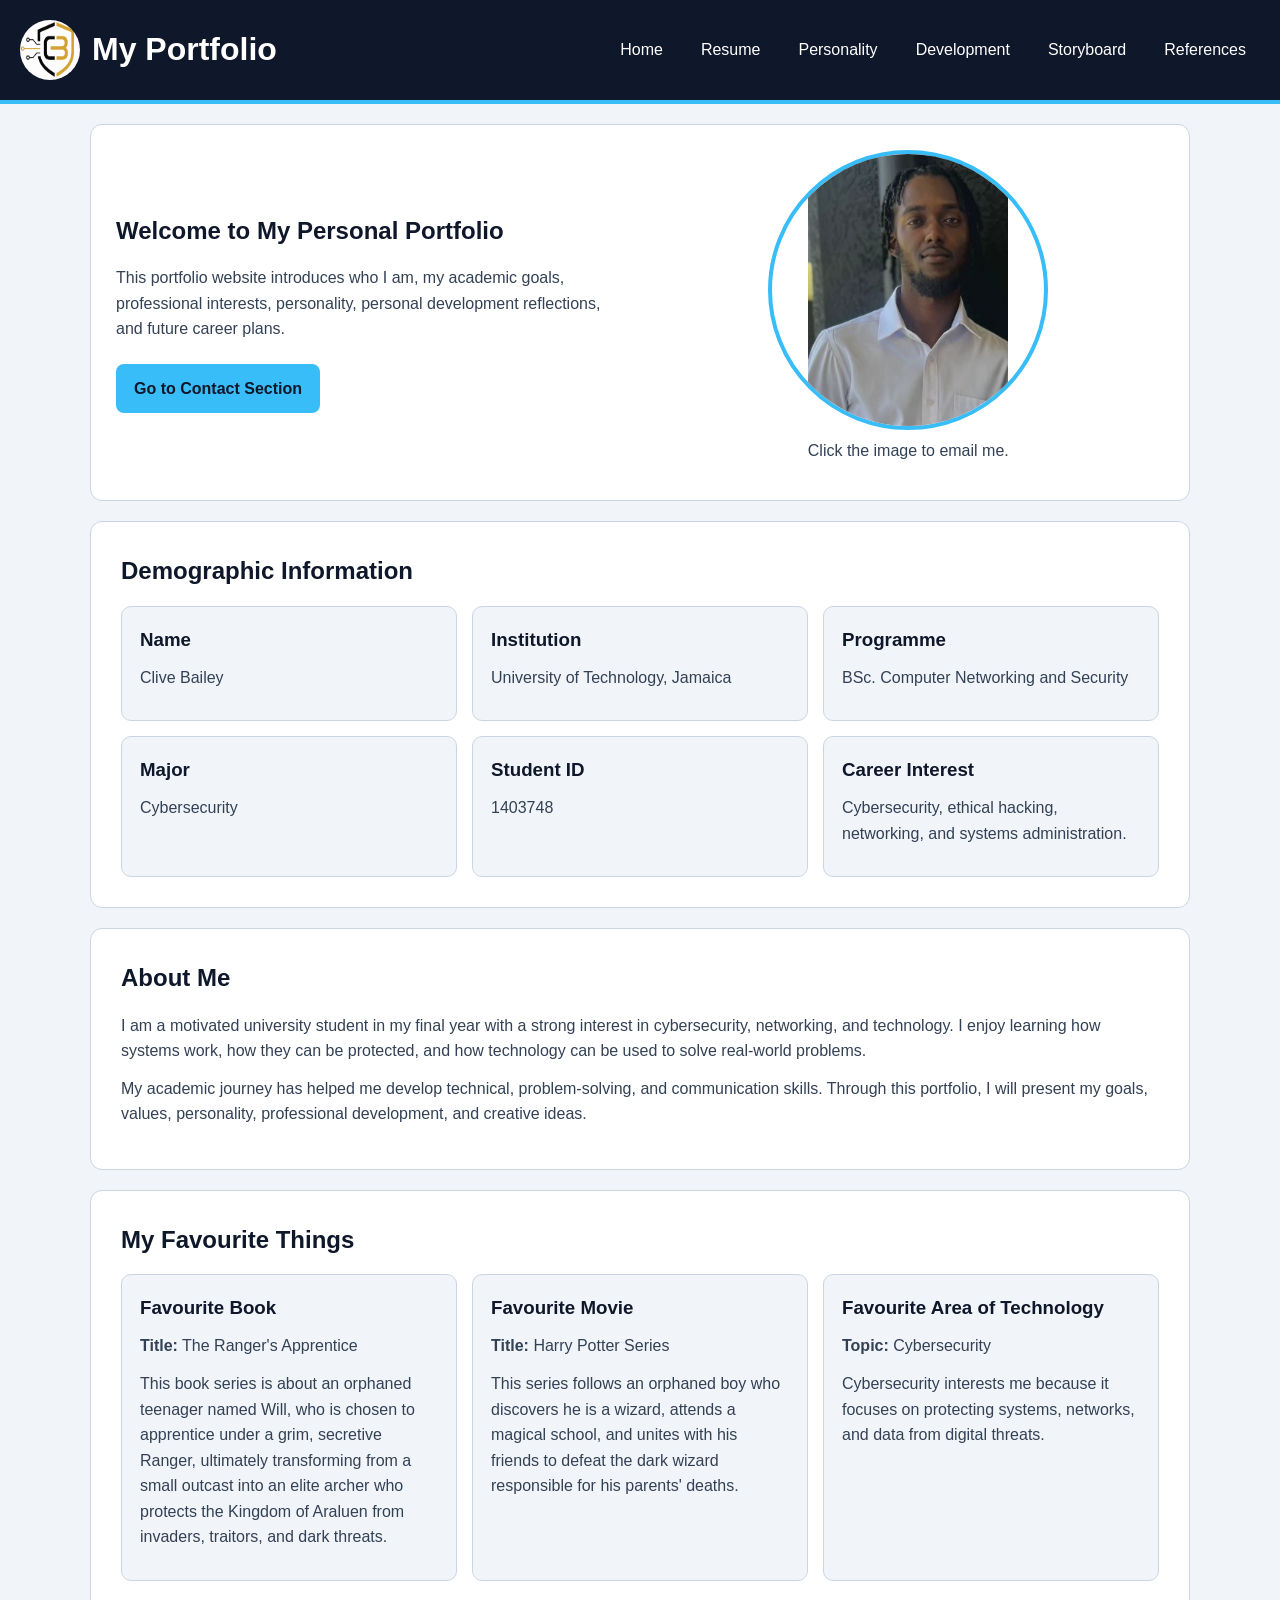
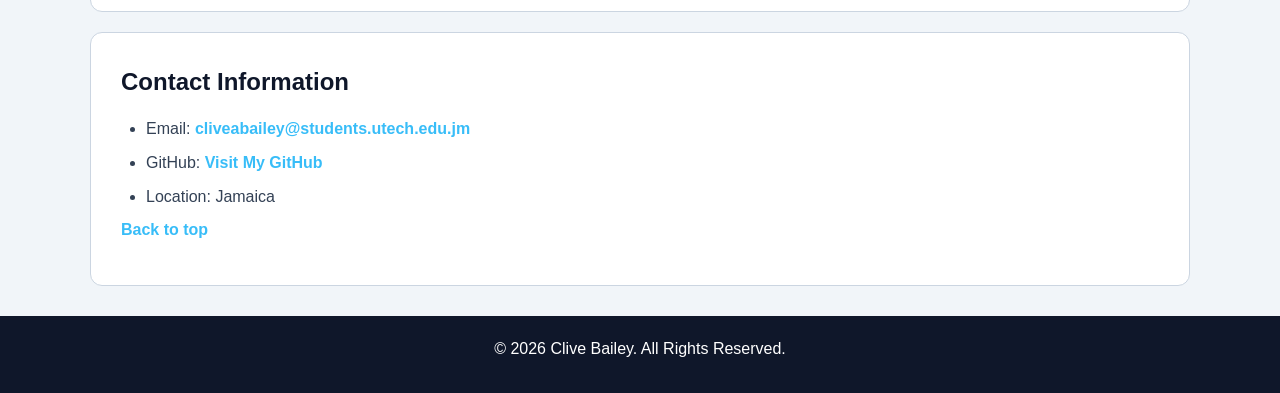
<file: Index.html>
<!--
    Name: Clive Bailey
    ID: 1403748
    Day/Time of class: Wednesday 5-8
    Module: CIT2011
    Assignment: IA #1.1
-->

<!DOCTYPE html>
<!-- Tells the browser that this document is written in HTML5 -->
<html lang="en">

<head>
    <!-- Tells the browser what character set is to be used for this webpage -->
    <meta charset="UTF-8">

    <!-- Allows the webpage to adjust properly on mobile and desktop screens -->
    <meta name="viewport" content="width=device-width, initial-scale=1.0">

    <!-- This is the title that appears on the browser tab -->
    <title>Home | My Portfolio</title>

    <!-- Links this HTML file to the external CSS stylesheet -->
    <link rel="stylesheet" href="style.css">
</head>

<body>
    <!-- This header contains the logo, website title, and navigation menu -->
    <header class="site-header">
        <!-- This div groups the logo and portfolio title together -->
        <div class="logo-area">
            <img src="Assets/logo.png" alt="Portfolio logo" class="logo">
            <h1>My Portfolio</h1>
        </div>


        <!-- This navigation bar links to the different pages/sections of the portfolio website -->

        <nav class="navbar">
            <a href="index.html">Home</a>
            <a href="resume.html">Resume</a>
            <a href="personality.html">Personality</a>
            <a href="development.html">Development</a>
            <a href="storyboard.html">Storyboard</a>
            <a href="references.html">References</a>
        </nav>
    </header>

    <!-- The main tag contains the primary content of the page -->
    <main>
        <!-- This hero section introduces the website and includes a profile image -->
        <section class="hero-section" id="top">
            <!-- This article contains the main welcome text -->
            <article class="hero-text">
                <h2>Welcome to My Personal Portfolio</h2>
                <p>
                    This portfolio website introduces who I am, my academic goals, 
                    professional interests, personality, personal development reflections, 
                    and future career plans.
                </p>

                <!-- This bookmark link takes the user to the contact section of my portfolio website -->
                <a href="#contact" class="button-link">Go to Contact Section</a>
            </article>

            <!-- This aside contains the profile image and email link -->
            <aside class="hero-image">
                <!-- The profile image links to the local mail client using mailto -->
                <a href="mailto:cliveabailey@students.utech.edu.jm">
                    <img src="Assets/profile.jpeg" alt="A professional image of myself">
                </a>
                <p>Click the image to email me.</p>
            </aside>
        </section>

        <!-- This section displays basic demographic information about me -->
        <section class="content-section">
            <h2>Demographic Information</h2>

            <!-- This grid groups the demographic information into separate cards -->
            <div class="info-grid">
                <article class="info-card">
                    <h3>Name</h3>
                    <p>Clive Bailey</p>
                </article>

                <article class="info-card">
                    <h3>Institution</h3>
                    <p>University of Technology, Jamaica</p>
                </article>

                <article class="info-card">
                    <h3>Programme</h3>
                    <p>BSc. Computer Networking and Security</p>
                </article>

                <article class="info-card">
                    <h3>Major</h3>
                    <p>Cybersecurity</p>
                </article>

                <article class="info-card">
                    <h3>Student ID</h3>
                    <p>1403748</p>
                </article>

                <article class="info-card">
                    <h3>Career Interest</h3>
                    <p>Cybersecurity, ethical hacking, networking, and systems administration.</p>
                </article>
            </div>
        </section>

        <!-- This section provides a short introduction about me -->
        <section class="content-section">
            <h2>About Me</h2>
            <p>
                I am a motivated university student in my final year with a strong interest in cybersecurity, 
                networking, and technology. I enjoy learning how systems work, how they can be 
                protected, and how technology can be used to solve real-world problems.
            </p>

            <p>
                My academic journey has helped me develop technical, problem-solving, and 
                communication skills. Through this portfolio, I will present my goals, values, 
                personality, professional development, and creative ideas.
            </p>
        </section>

        <!-- This section uses a card-style content to list some of my favourite items -->
        <section class="content-section favourites-section">

            <h2>My Favourite Things</h2>

            <!-- This container groups the favourite item cards -->
            <div class="card-container">
                <article class="favourite-card">
                    <h3>Favourite Book</h3>
                    <p><strong>Title:</strong> The Ranger's Apprentice</p>
                    <p>
                        This book series is about an orphaned teenager named Will, who is 
			chosen to apprentice under a grim, secretive Ranger, ultimately transforming 
			from a small outcast into an elite archer who protects the Kingdom of Araluen 
			from invaders, traitors, and dark threats.
                    </p>
                </article>

                <article class="favourite-card">
                    <h3>Favourite Movie</h3>
                    <p><strong>Title:</strong> Harry Potter Series</p>
                    <p>
			This series follows an orphaned boy who discovers he is a wizard, attends a magical school, 
			and unites with his friends to defeat the dark wizard responsible for his parents' deaths.

                    </p>
                </article>

                <article class="favourite-card">
                    <h3>Favourite Area of Technology</h3>
                    <p><strong>Topic:</strong> Cybersecurity</p>
                    <p>
                        Cybersecurity interests me because it focuses on protecting systems, 
                        networks, and data from digital threats.
                    </p>
                </article>
            </div>
        </section>

        <!-- This section is for contact details it will provide my email, GitHub, and location information -->
        <section class="content-section" id="contact">
            <h2>Contact Information</h2>

            <!-- This unordered list displays my contact information -->
            <ul>
                <li>Email: <a href="mailto:cliveabailey@students.utech.edu.jm">cliveabailey@students.utech.edu.jm</a></li>
                <li>GitHub: <a href="https://github.com/cbai-tech" target="_blank">Visit My GitHub</a></li>
                <li>Location: Jamaica</li>
            </ul>

            <!-- This internal bookmark link takes the user back to the top of the page -->
            <p><a href="#top">Back to top</a></p>
        </section>
    </main>

    <!-- Footer appears at the bottom of the page and contains copyright details -->
    <footer>
        <p>&copy; 2026 Clive Bailey. All Rights Reserved.</p>
    </footer>
</body>
</html>
</file>
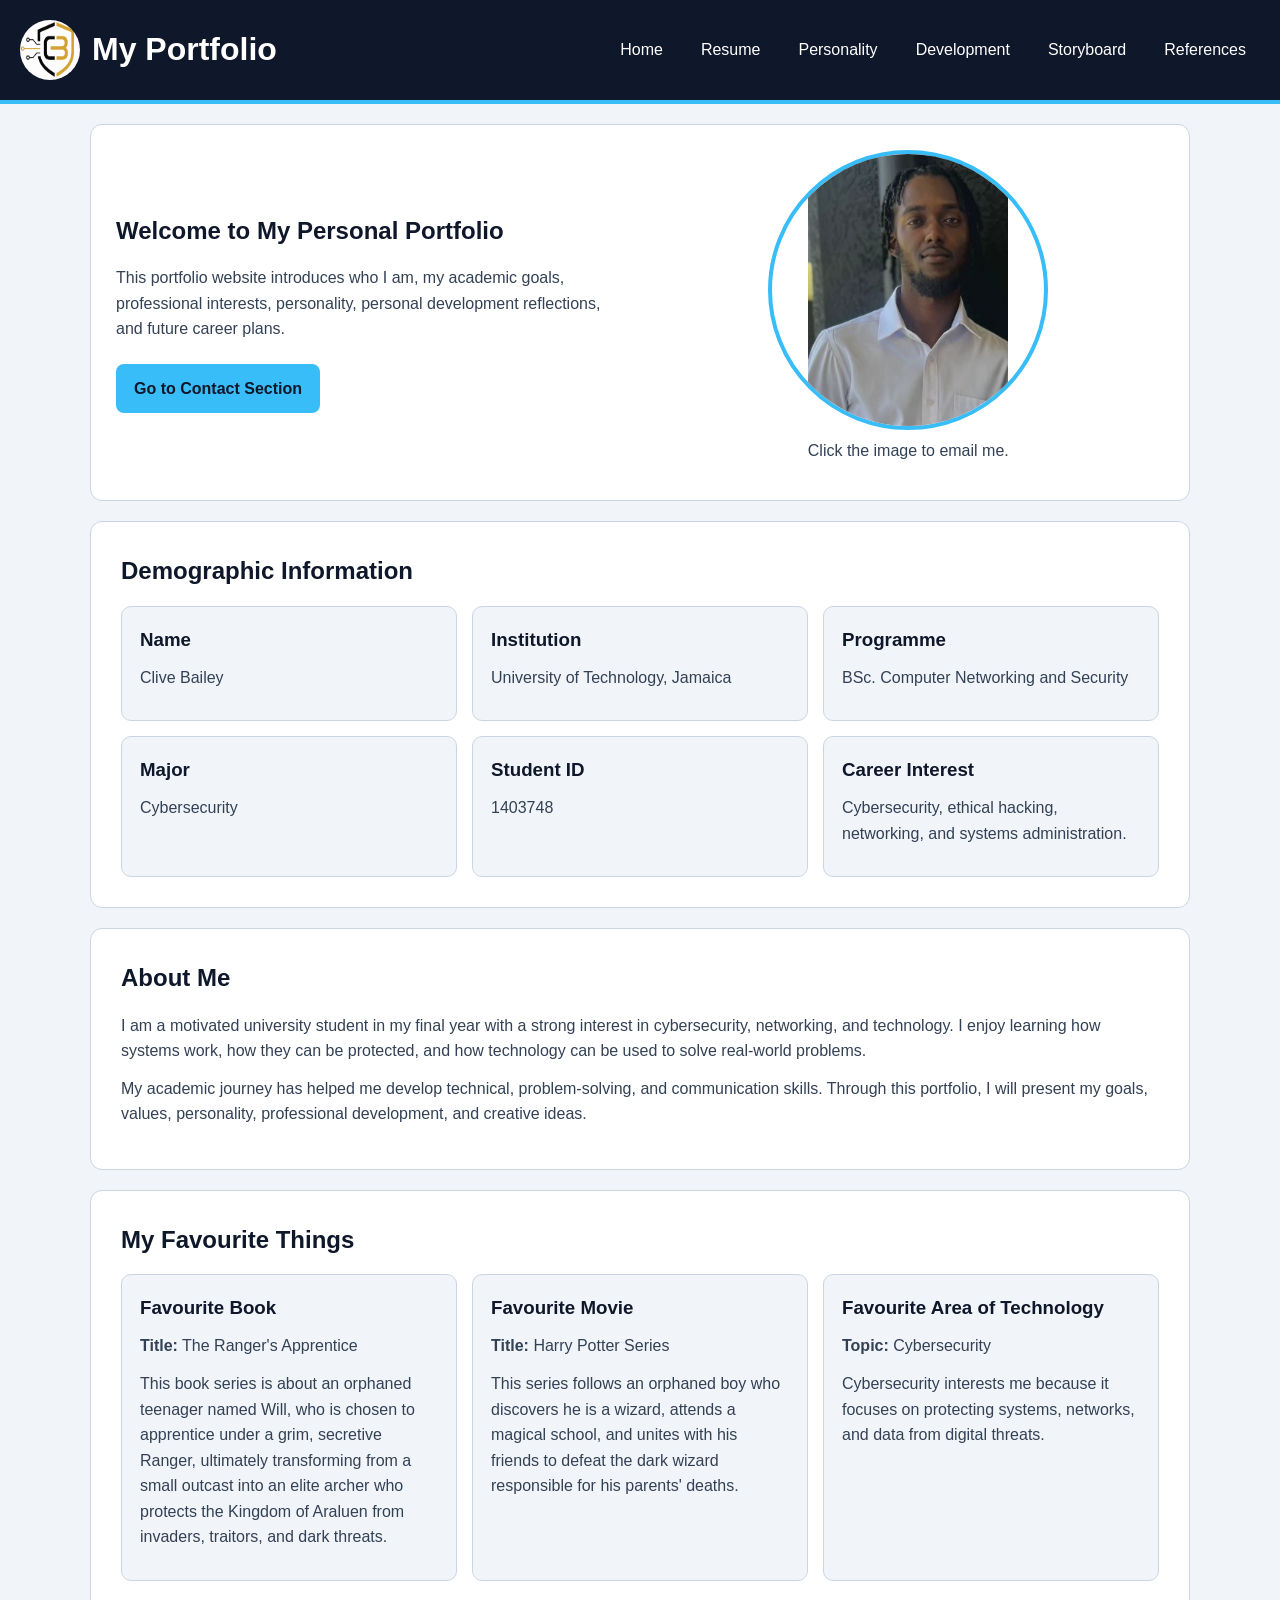
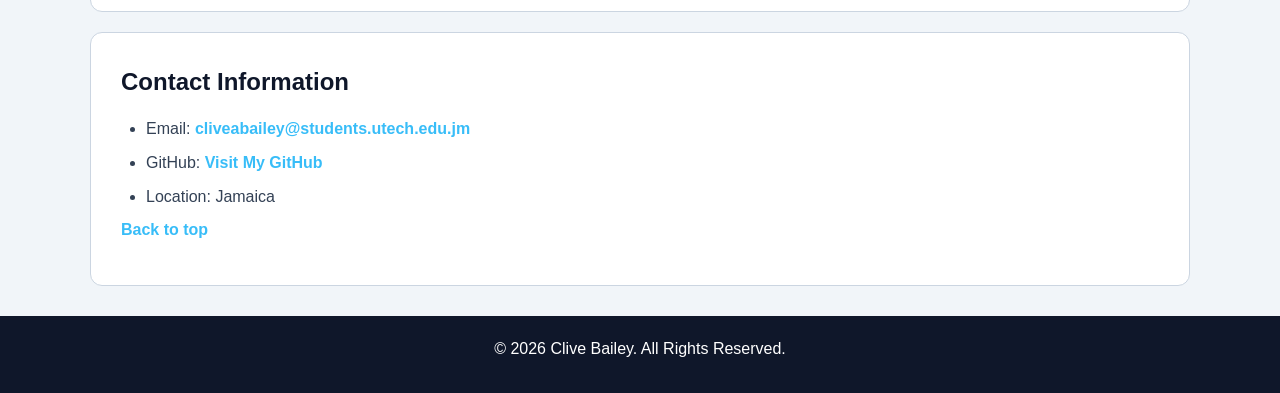
<file: index.html>
<!--
    Name: Clive Bailey
    ID: 1403748
    Day/Time of class: Wednesday 5-8
    Module: CIT2011
    Assignment: IA #1.1
-->

<!DOCTYPE html>
<!-- Tells the browser that this document is written in HTML5 -->
<html lang="en">

<head>
    <!-- Tells the browser what character set is to be used for this webpage -->
    <meta charset="UTF-8">

    <!-- Allows the webpage to adjust properly on mobile and desktop screens -->
    <meta name="viewport" content="width=device-width, initial-scale=1.0">

    <!-- This is the title that appears on the browser tab -->
    <title>Home | My Portfolio</title>

    <!-- Links this HTML file to the external CSS stylesheet -->
    <link rel="stylesheet" href="style.css">
</head>

<body>
    <!-- This header contains the logo, website title, and navigation menu -->
    <header class="site-header">
        <!-- This div groups the logo and portfolio title together -->
        <div class="logo-area">
            <img src="Assets/logo.png" alt="Portfolio logo" class="logo">
            <h1>My Portfolio</h1>
        </div>


        <!-- This navigation bar links to the different pages/sections of the portfolio website -->

        <nav class="navbar">
            <a href="index.html">Home</a>
            <a href="resume.html">Resume</a>
            <a href="personality.html">Personality</a>
            <a href="development.html">Development</a>
            <a href="storyboard.html">Storyboard</a>
            <a href="references.html">References</a>
        </nav>
    </header>

    <!-- The main tag contains the primary content of the page -->
    <main>
        <!-- This hero section introduces the website and includes a profile image -->
        <section class="hero-section" id="top">
            <!-- This article contains the main welcome text -->
            <article class="hero-text">
                <h2>Welcome to My Personal Portfolio</h2>
                <p>
                    This portfolio website introduces who I am, my academic goals, 
                    professional interests, personality, personal development reflections, 
                    and future career plans.
                </p>

                <!-- This bookmark link takes the user to the contact section of my portfolio website -->
                <a href="#contact" class="button-link">Go to Contact Section</a>
            </article>

            <!-- This aside contains the profile image and email link -->
            <aside class="hero-image">
                <!-- The profile image links to the local mail client using mailto -->
                <a href="mailto:cliveabailey@students.utech.edu.jm">
                    <img src="Assets/profile.jpeg" alt="A professional image of myself">
                </a>
                <p>Click the image to email me.</p>
            </aside>
        </section>

        <!-- This section displays basic demographic information about me -->
        <section class="content-section">
            <h2>Demographic Information</h2>

            <!-- This grid groups the demographic information into separate cards -->
            <div class="info-grid">
                <article class="info-card">
                    <h3>Name</h3>
                    <p>Clive Bailey</p>
                </article>

                <article class="info-card">
                    <h3>Institution</h3>
                    <p>University of Technology, Jamaica</p>
                </article>

                <article class="info-card">
                    <h3>Programme</h3>
                    <p>BSc. Computer Networking and Security</p>
                </article>

                <article class="info-card">
                    <h3>Major</h3>
                    <p>Cybersecurity</p>
                </article>

                <article class="info-card">
                    <h3>Student ID</h3>
                    <p>1403748</p>
                </article>

                <article class="info-card">
                    <h3>Career Interest</h3>
                    <p>Cybersecurity, ethical hacking, networking, and systems administration.</p>
                </article>
            </div>
        </section>

        <!-- This section provides a short introduction about me -->
        <section class="content-section">
            <h2>About Me</h2>
            <p>
                I am a motivated university student in my final year with a strong interest in cybersecurity, 
                networking, and technology. I enjoy learning how systems work, how they can be 
                protected, and how technology can be used to solve real-world problems.
            </p>

            <p>
                My academic journey has helped me develop technical, problem-solving, and 
                communication skills. Through this portfolio, I will present my goals, values, 
                personality, professional development, and creative ideas.
            </p>
        </section>

        <!-- This section uses a card-style content to list some of my favourite items -->
        <section class="content-section favourites-section">

            <h2>My Favourite Things</h2>

            <!-- This container groups the favourite item cards -->
            <div class="card-container">
                <article class="favourite-card">
                    <h3>Favourite Book</h3>
                    <p><strong>Title:</strong> The Ranger's Apprentice</p>
                    <p>
                        This book series is about an orphaned teenager named Will, who is 
			chosen to apprentice under a grim, secretive Ranger, ultimately transforming 
			from a small outcast into an elite archer who protects the Kingdom of Araluen 
			from invaders, traitors, and dark threats.
                    </p>
                </article>

                <article class="favourite-card">
                    <h3>Favourite Movie</h3>
                    <p><strong>Title:</strong> Harry Potter Series</p>
                    <p>
			This series follows an orphaned boy who discovers he is a wizard, attends a magical school, 
			and unites with his friends to defeat the dark wizard responsible for his parents' deaths.

                    </p>
                </article>

                <article class="favourite-card">
                    <h3>Favourite Area of Technology</h3>
                    <p><strong>Topic:</strong> Cybersecurity</p>
                    <p>
                        Cybersecurity interests me because it focuses on protecting systems, 
                        networks, and data from digital threats.
                    </p>
                </article>
            </div>
        </section>

        <!-- This section is for contact details it will provide my email, GitHub, and location information -->
        <section class="content-section" id="contact">
            <h2>Contact Information</h2>

            <!-- This unordered list displays my contact information -->
            <ul>
                <li>Email: <a href="mailto:cliveabailey@students.utech.edu.jm">cliveabailey@students.utech.edu.jm</a></li>
                <li>GitHub: <a href="https://github.com/cbai-tech" target="_blank">Visit My GitHub</a></li>
                <li>Location: Jamaica</li>
            </ul>

            <!-- This internal bookmark link takes the user back to the top of the page -->
            <p><a href="#top">Back to top</a></p>
        </section>
    </main>

    <!-- Footer appears at the bottom of the page and contains copyright details -->
    <footer>
        <p>&copy; 2026 Clive Bailey. All Rights Reserved.</p>
    </footer>
</body>
</html>
</file>
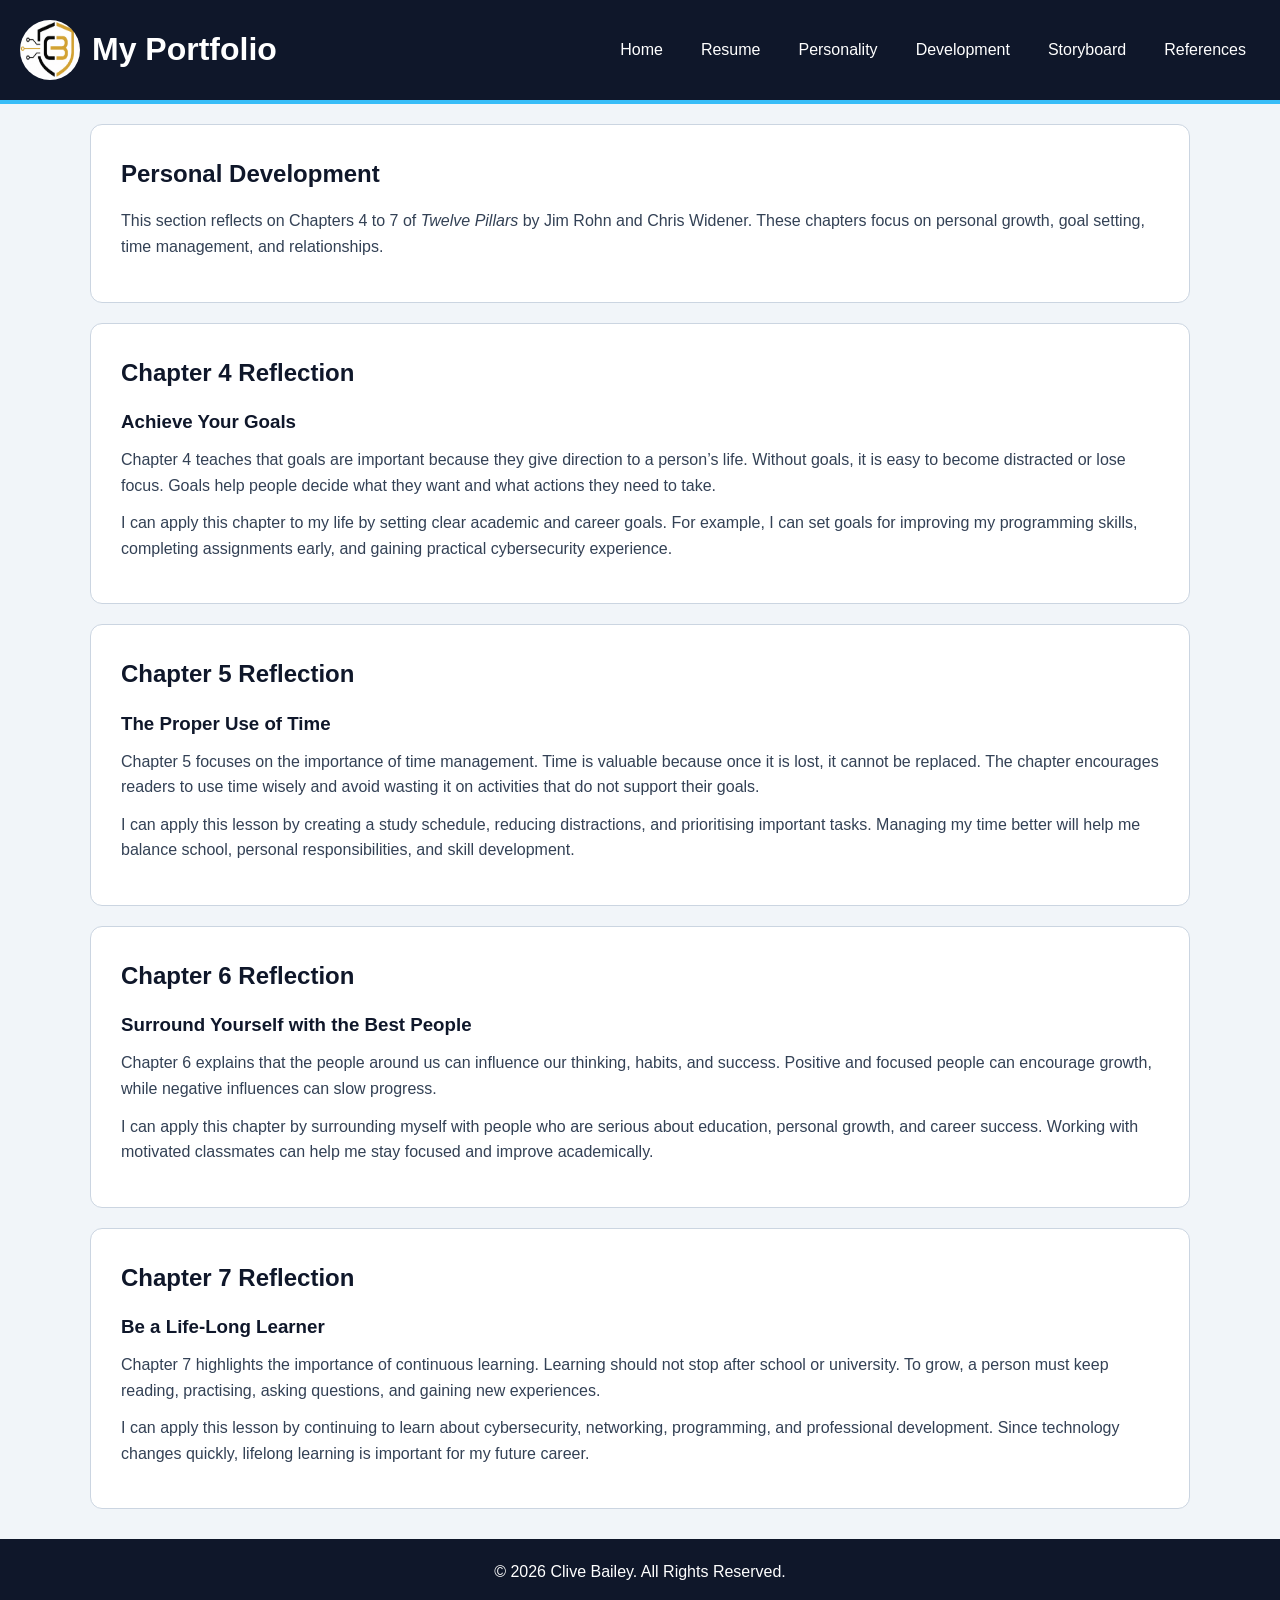
<file: development.html>
<!--
    Name: Clive Bailey
    ID: 1403748
    Day/Time of class: Wednesday 5-8
    Module: CIT2011
    Assignment: IA #1.4
-->

<!DOCTYPE html>
<!-- This tells the browser that the document is written in HTML5 -->
<html lang="en">
<head>
    <!-- Defines the webpage character encoding -->
    <meta charset="UTF-8">

    <!-- Helps the webpage adjust to different screen widths -->
    <meta name="viewport" content="width=device-width, initial-scale=1.0">

    <!-- Browser tab title -->
    <title>Personal Development | My Portfolio</title>

    <!-- Links to the external CSS file -->
    <link rel="stylesheet" href="style.css">
</head>

<body>
    <!-- Header contains logo, website name, and navigation menu -->
    <header class="site-header">
        <div class="logo-area">
            <!-- Logo image for the portfolio website -->
            <img src="Assets/logo.png" alt="Portfolio logo" class="logo">
            <h1>My Portfolio</h1>
        </div>

        <!-- Navigation bar linking to all main pages -->
        <nav class="navbar">
            <a href="index.html">Home</a>
            <a href="resume.html">Resume</a>
            <a href="personality.html">Personality</a>
            <a href="development.html">Development</a>
            <a href="storyboard.html">Storyboard</a>
            <a href="references.html">References</a>
        </nav>
    </header>

    <!-- Main content for the personal development page -->
    <main>
        <!-- Introduction to the Twelve Pillars reflection section -->
        <section class="content-section">
            <h2>Personal Development</h2>
            <p>
                This section reflects on Chapters 4 to 7 of <em>Twelve Pillars</em> 
                by Jim Rohn and Chris Widener. These chapters focus on personal growth, 
                goal setting, time management, and relationships.
            </p>
        </section>

        <!-- Reflection for Chapter 4 -->
        <section class="content-section">
            <h2>Chapter 4 Reflection</h2>
            <article>
                <h3>Achieve Your Goals</h3>
                <p>
                    Chapter 4 teaches that goals are important because they give direction 
                    to a person’s life. Without goals, it is easy to become distracted or 
                    lose focus. Goals help people decide what they want and what actions 
                    they need to take.
                </p>

                <p>
                    I can apply this chapter to my life by setting clear academic and career 
                    goals. For example, I can set goals for improving my programming skills, 
                    completing assignments early, and gaining practical cybersecurity experience.
                </p>
            </article>
        </section>

        <!-- Reflection for Chapter 5 -->
        <section class="content-section">
            <h2>Chapter 5 Reflection</h2>
            <article>
                <h3>The Proper Use of Time</h3>
                <p>
                    Chapter 5 focuses on the importance of time management. Time is valuable 
                    because once it is lost, it cannot be replaced. The chapter encourages 
                    readers to use time wisely and avoid wasting it on activities that do not 
                    support their goals.
                </p>

                <p>
                    I can apply this lesson by creating a study schedule, reducing distractions, 
                    and prioritising important tasks. Managing my time better will help me 
                    balance school, personal responsibilities, and skill development.
                </p>
            </article>
        </section>

        <!-- Reflection for Chapter 6 -->
        <section class="content-section">
            <h2>Chapter 6 Reflection</h2>
            <article>
                <h3>Surround Yourself with the Best People</h3>
                <p>
                    Chapter 6 explains that the people around us can influence our thinking, 
                    habits, and success. Positive and focused people can encourage growth, 
                    while negative influences can slow progress.
                </p>

                <p>
                    I can apply this chapter by surrounding myself with people who are serious 
                    about education, personal growth, and career success. Working with motivated 
                    classmates can help me stay focused and improve academically.
                </p>
            </article>
        </section>

        <!-- Reflection for Chapter 7 -->
        <section class="content-section">
            <h2>Chapter 7 Reflection</h2>
            <article>
                <h3>Be a Life-Long Learner</h3>
                <p>
                    Chapter 7 highlights the importance of continuous learning. Learning should 
                    not stop after school or university. To grow, a person must keep reading, 
                    practising, asking questions, and gaining new experiences.
                </p>

                <p>
                    I can apply this lesson by continuing to learn about cybersecurity, 
                    networking, programming, and professional development. Since technology 
                    changes quickly, lifelong learning is important for my future career.
                </p>
            </article>
        </section>
    </main>

    <!-- Footer: This appears at the bottom of the page and contains copyright details -->
    <footer>
        <p>&copy; 2026 Clive Bailey. All Rights Reserved.</p>
    </footer>
</body>
</html>
</file>
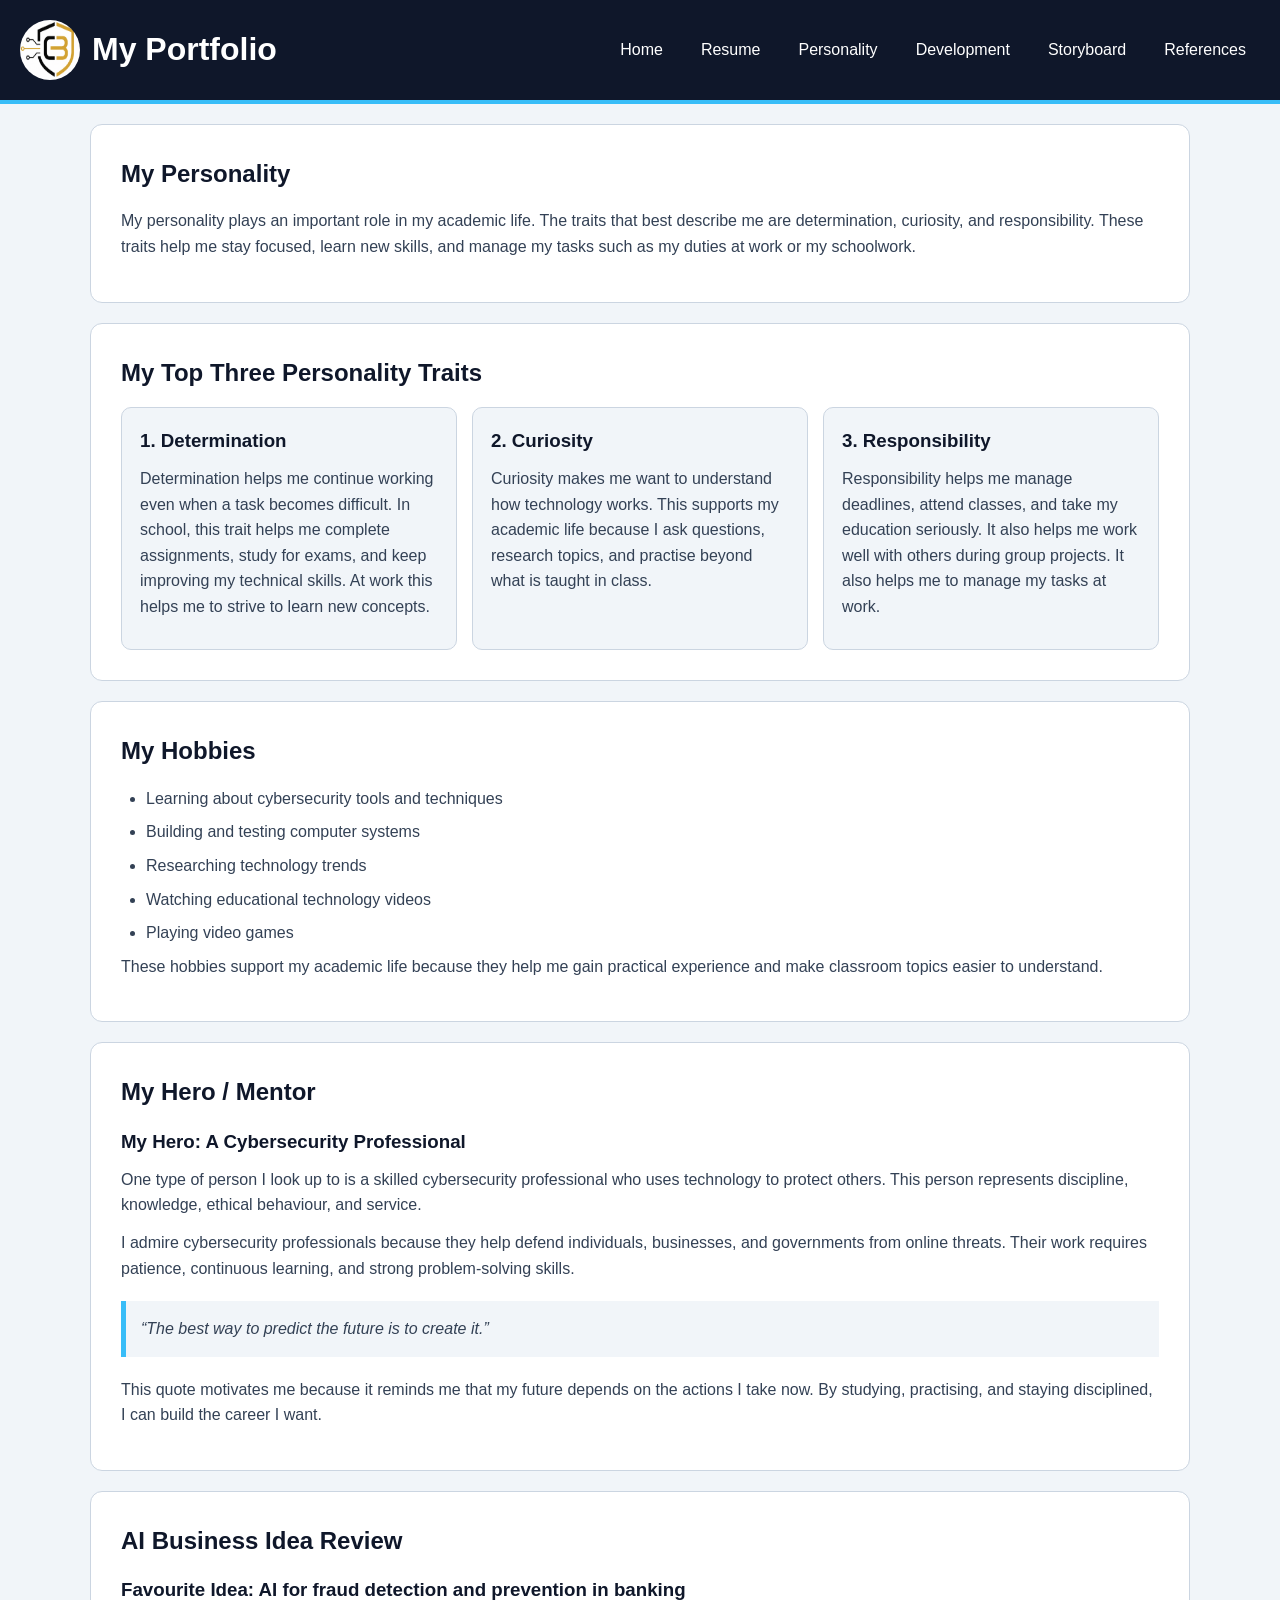
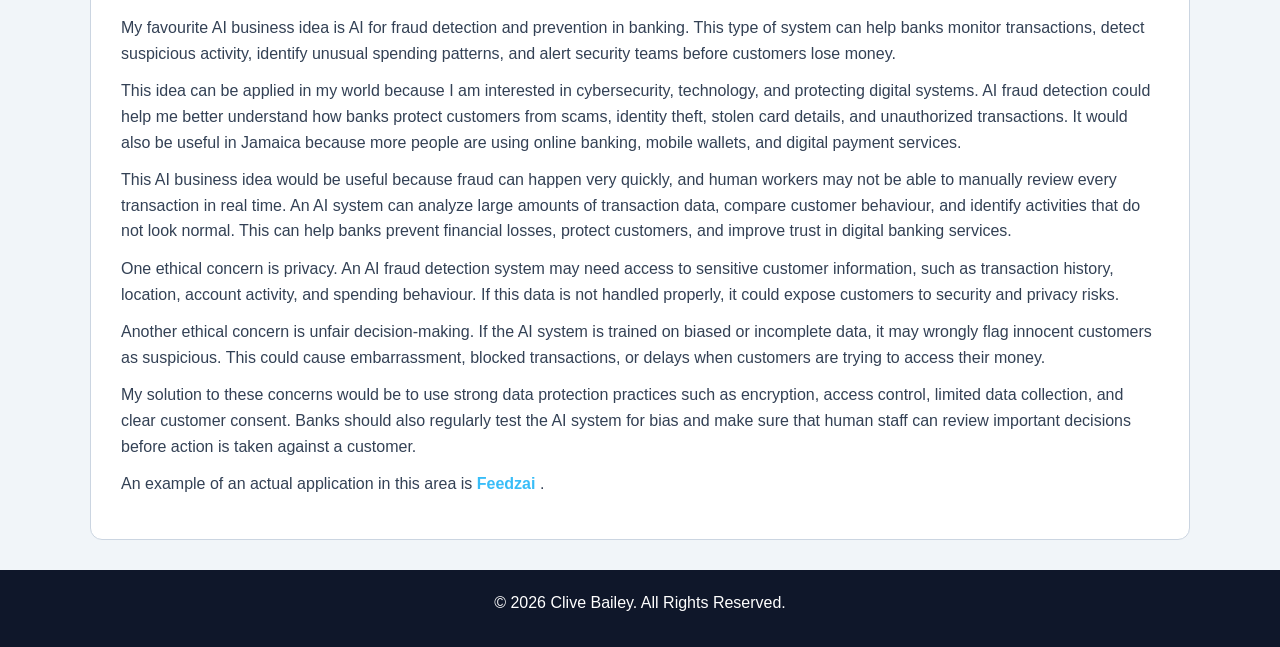
<file: personality.html>
<!--
    Name: Clive Bailey
    ID: 1403748
    Day/Time of class: Wednesday 5-8
    Module: CIT2011
    Assignment: IA #1.3
-->

<!DOCTYPE html>
<!-- This tells the browser that the document is written in HTML5 -->
<html lang="en">
<head>
    <!-- Sets the character type used by the webpage -->
    <meta charset="UTF-8">

    <!-- Makes the page responsive on different screen sizes -->
    <meta name="viewport" content="width=device-width, initial-scale=1.0">

    <!-- Sets the page title in the browser tab -->
    <title>Personality | My Portfolio</title>

    <!-- Connects this page to the external stylesheet -->
    <link rel="stylesheet" href="style.css">
</head>

<body>
    <!-- Header section with logo and navigation -->
    <header class="site-header">
        <div class="logo-area">
            <!-- Displays the logo for the portfolio -->
            <img src="Assets/logo.png" alt="Portfolio logo" class="logo">
            <h1>My Portfolio</h1>
        </div>

        <!-- Navigation menu for all website pages -->
        <nav class="navbar">
            <a href="index.html">Home</a>
            <a href="resume.html">Resume</a>
            <a href="personality.html">Personality</a>
            <a href="development.html">Development</a>
            <a href="storyboard.html">Storyboard</a>
            <a href="references.html">References</a>
        </nav>
    </header>

    <!-- Main content for the personality page -->
    <main>
        <!-- Introduction to my personality -->
        <section class="content-section">
            <h2>My Personality</h2>
            <p>
                My personality plays an important role in my academic life. The traits 
                that best describe me are determination, curiosity, and responsibility. 
                These traits help me stay focused, learn new skills, and manage my tasks
				such as my duties at work or my schoolwork.
            </p>
        </section>

        <!-- This section explains my three strongest personality traits -->
        <section class="content-section">
            <h2>My Top Three Personality Traits</h2>

            <!-- Cards are used to display each personality trait clearly -->
            <div class="card-container">
                <article class="trait-card">
                    <h3>1. Determination</h3>
                    <p>
                        Determination helps me continue working even when a task becomes 
                        difficult. In school, this trait helps me complete assignments, 
                        study for exams, and keep improving my technical skills. At work this
						helps me to strive to learn new concepts.
                    </p>
                </article>

                <article class="trait-card">
                    <h3>2. Curiosity</h3>
                    <p>
                        Curiosity makes me want to understand how technology works. This 
                        supports my academic life because I ask questions, research topics, 
                        and practise beyond what is taught in class.
                    </p>
                </article>

                <article class="trait-card">
                    <h3>3. Responsibility</h3>
                    <p>
                        Responsibility helps me manage deadlines, attend classes, and take 
                        my education seriously. It also helps me work well with others during 
                        group projects. It also helps me to manage my tasks at work.
                    </p>
                </article>
            </div>
        </section>

        <!-- This section lists my hobbies and explains how they affect school life -->
        <section class="content-section">
            <h2>My Hobbies</h2>

            <ul>
                <li>Learning about cybersecurity tools and techniques</li>
                <li>Building and testing computer systems</li>
                <li>Researching technology trends</li>
                <li>Watching educational technology videos</li>
				<li>Playing video games</li>
            </ul>

            <p>
                These hobbies support my academic life because they help me gain practical 
                experience and make classroom topics easier to understand.
            </p>
        </section>

        <!-- This section describes a hero, mentor, or role model -->
        <!-- I do not have any hero or mentor so I made a generic entry -->

        <section class="content-section">
            <h2>My Hero / Mentor</h2>

            <article>
                <h3>My Hero: A Cybersecurity Professional</h3>
                <p>
                    One type of person I look up to is a skilled cybersecurity professional 
                    who uses technology to protect others. This person represents discipline, 
                    knowledge, ethical behaviour, and service.
                </p>

                <p>
                    I admire cybersecurity professionals because they help defend individuals, 
                    businesses, and governments from online threats. Their work requires 
                    patience, continuous learning, and strong problem-solving skills.
                </p>

                <!-- Blockquote is used to highlight a meaningful quote -->
                <blockquote>
                    “The best way to predict the future is to create it.”
                </blockquote>

                <p>
                    This quote motivates me because it reminds me that my future depends on 
                    the actions I take now. By studying, practising, and staying disciplined, 
                    I can build the career I want.
                </p>
            </article>
        </section>

        <!-- This section reviews an AI business idea from the provided blog article-->
        <section class="content-section">
            <h2>AI Business Idea Review</h2>

            <article>
                <h3>Favourite Idea: AI for fraud detection and prevention in banking</h3>

                <p>
                    My favourite AI business idea is AI for fraud detection and prevention in banking. 
                    This type of system can help banks monitor transactions, detect suspicious activity, 
                    identify unusual spending patterns, and alert security teams before customers lose money.
                </p>

                <p>
                    This idea can be applied in my world because I am interested in cybersecurity, 
                    technology, and protecting digital systems. AI fraud detection could help me better 
                    understand how banks protect customers from scams, identity theft, stolen card details, 
                    and unauthorized transactions. It would also be useful in Jamaica because more people 
                    are using online banking, mobile wallets, and digital payment services.
                </p>

                <p>
                    This AI business idea would be useful because fraud can happen very quickly, and human 
                    workers may not be able to manually review every transaction in real time. An AI system 
                    can analyze large amounts of transaction data, compare customer behaviour, and identify 
                    activities that do not look normal. This can help banks prevent financial losses, protect 
                    customers, and improve trust in digital banking services.
                </p>

                <p>
                    One ethical concern is privacy. An AI fraud detection system may need access to sensitive 
                    customer information, such as transaction history, location, account activity, and spending 
                    behaviour. If this data is not handled properly, it could expose customers to security and 
                    privacy risks.
                </p>

                <p>
                    Another ethical concern is unfair decision-making. If the AI system is trained on biased 
                    or incomplete data, it may wrongly flag innocent customers as suspicious. This could cause 
                    embarrassment, blocked transactions, or delays when customers are trying to access their money.
                </p>

                <p>
                    My solution to these concerns would be to use strong data protection practices such as 
                    encryption, access control, limited data collection, and clear customer consent. Banks should 
                    also regularly test the AI system for bias and make sure that human staff can review important 
                    decisions before action is taken against a customer.
                </p>

                <!-- External hyperlink to an actual AI fraud detection and prevention application -->
                <p>
                    An example of an actual application in this area is 
                    <a href="https://www.feedzai.com/" target="_blank">
                        Feedzai
                    </a>.
                </p>
            </article>
        </section>
    </main>

    <!-- Footer: This appears at the bottom of the page and contains copyright details -->
    <footer>
        <p>&copy; 2026 Clive Bailey. All Rights Reserved.</p>
    </footer>
</body>
</html>
</file>
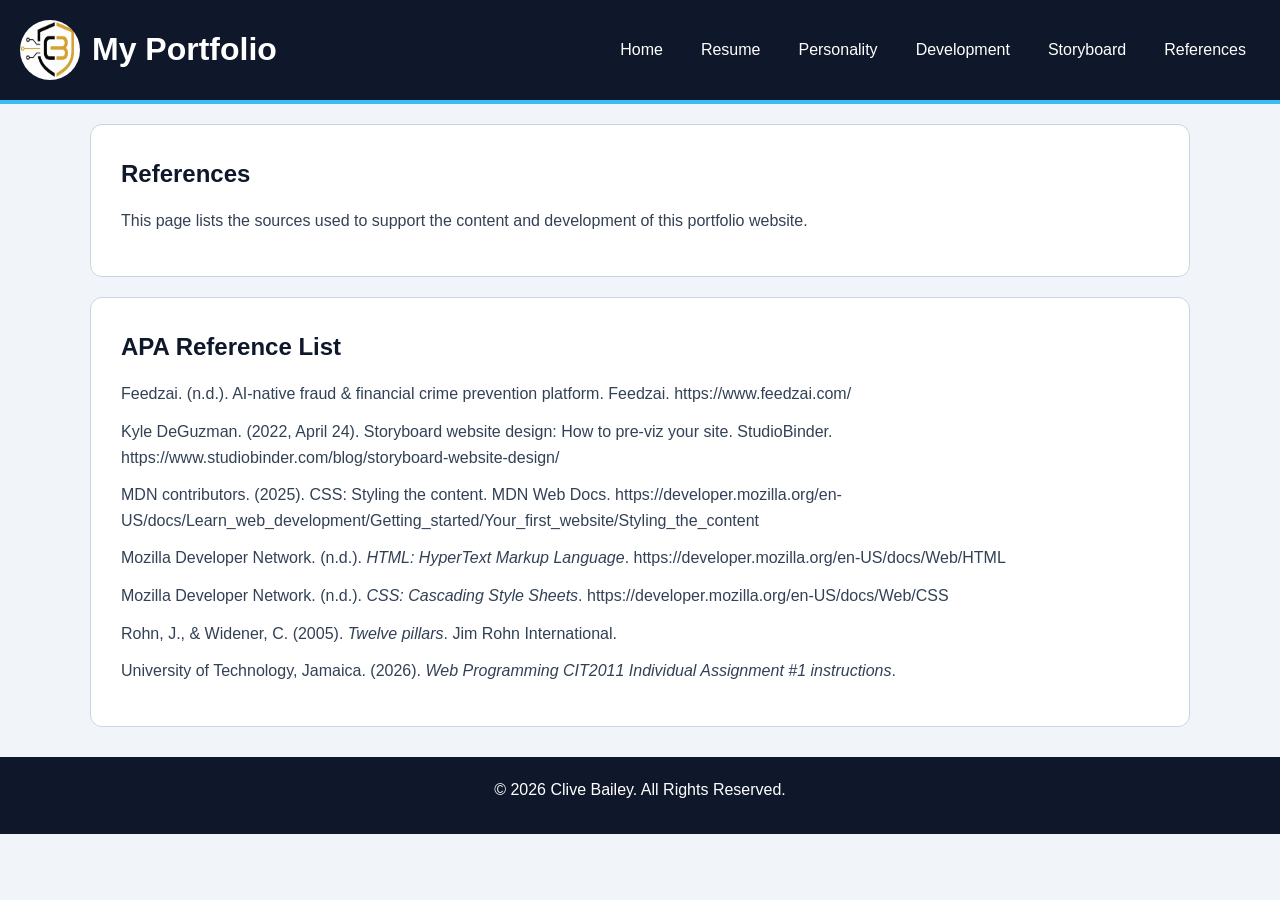
<file: references.html>
<!--
    Name: Clive Bailey
    ID: 1403748
    Day/Time of class: Wednesday 5-8
    Module: CIT2011
    Assignment: IA #1.6
-->

<!DOCTYPE html>
<!-- This tells the browser that the document is written in HTML5 -->
<html lang="en">
<head>
    <!-- Defines the character encoding -->
    <meta charset="UTF-8">

    <!-- Makes the page responsive on different screen sizes8 -->
    <meta name="viewport" content="width=device-width, initial-scale=1.0">

    <!-- Browser tab title -->
    <title>References | My Portfolio</title>

    <!-- Links this page to the external CSS file -->
    <link rel="stylesheet" href="style.css">
</head>

<body>
    <!-- Header contains the logo, website title, and navigation menu -->
    <header class="site-header">
        <div class="logo-area">
            <!-- Portfolio logo image -->
            <img src="Assets/logo.png" alt="Portfolio logo" class="logo">
            <h1>My Portfolio</h1>
        </div>

        <!-- Navigation links to all pages in the portfolio website -->
        <nav class="navbar">
            <a href="index.html">Home</a>
            <a href="resume.html">Resume</a>
            <a href="personality.html">Personality</a>
            <a href="development.html">Development</a>
            <a href="storyboard.html">Storyboard</a>
            <a href="references.html">References</a>
        </nav>
    </header>

    <!-- Main content for the references page -->
    <main>
        <!-- This section provides the purpose of the reference page -->
        <section class="content-section">
            <h2>References</h2>
            <p>
                This page lists the sources used to support the content and development 
                of this portfolio website.
            </p>
        </section>

        <!-- This section contains the APA-style reference list -->
        <section class="content-section references-list">
            <h2>APA Reference List</h2>

            <!-- Reference for the AI fraud detection and prevention app mentioned in the personality page -->
            <p>
                Feedzai. (n.d.). AI-native fraud & financial crime prevention platform. Feedzai. https://www.feedzai.com/
            </p>

             <p>
                Kyle DeGuzman. (2022, April 24). Storyboard website design: How to pre-viz your site. StudioBinder. 
                https://www.studiobinder.com/blog/storyboard-website-design/ 
            </p>

            <p>
                MDN contributors. (2025). CSS: Styling the content. MDN Web Docs. 
                https://developer.mozilla.org/en-US/docs/Learn_web_development/Getting_started/Your_first_website/Styling_the_content

                        
            <!-- Reference for HTML learning and documentation -->
            <p>
                Mozilla Developer Network. (n.d.). <em>HTML: HyperText Markup Language</em>. 
                https://developer.mozilla.org/en-US/docs/Web/HTML
            </p>

            <!-- Reference for CSS learning and documentation -->
            <p>
                Mozilla Developer Network. (n.d.). <em>CSS: Cascading Style Sheets</em>. 
                https://developer.mozilla.org/en-US/docs/Web/CSS
            </p>

            <!-- Reference for the Twelve Pillars book -->
            <p>
                Rohn, J., & Widener, C. (2005). <em>Twelve pillars</em>. Jim Rohn International.
            </p>

            <!-- Reference for the assignment document -->
            <p>
                University of Technology, Jamaica. (2026). <em>Web Programming CIT2011 Individual Assignment #1 instructions</em>.
            </p>
        </section>
    </main>

    <!-- Footer: This appears at the bottom of the page and contains copyright details -->
    <footer>
        <p>&copy; 2026 Clive Bailey. All Rights Reserved.</p>
    </footer>
</body>
</html>
</file>
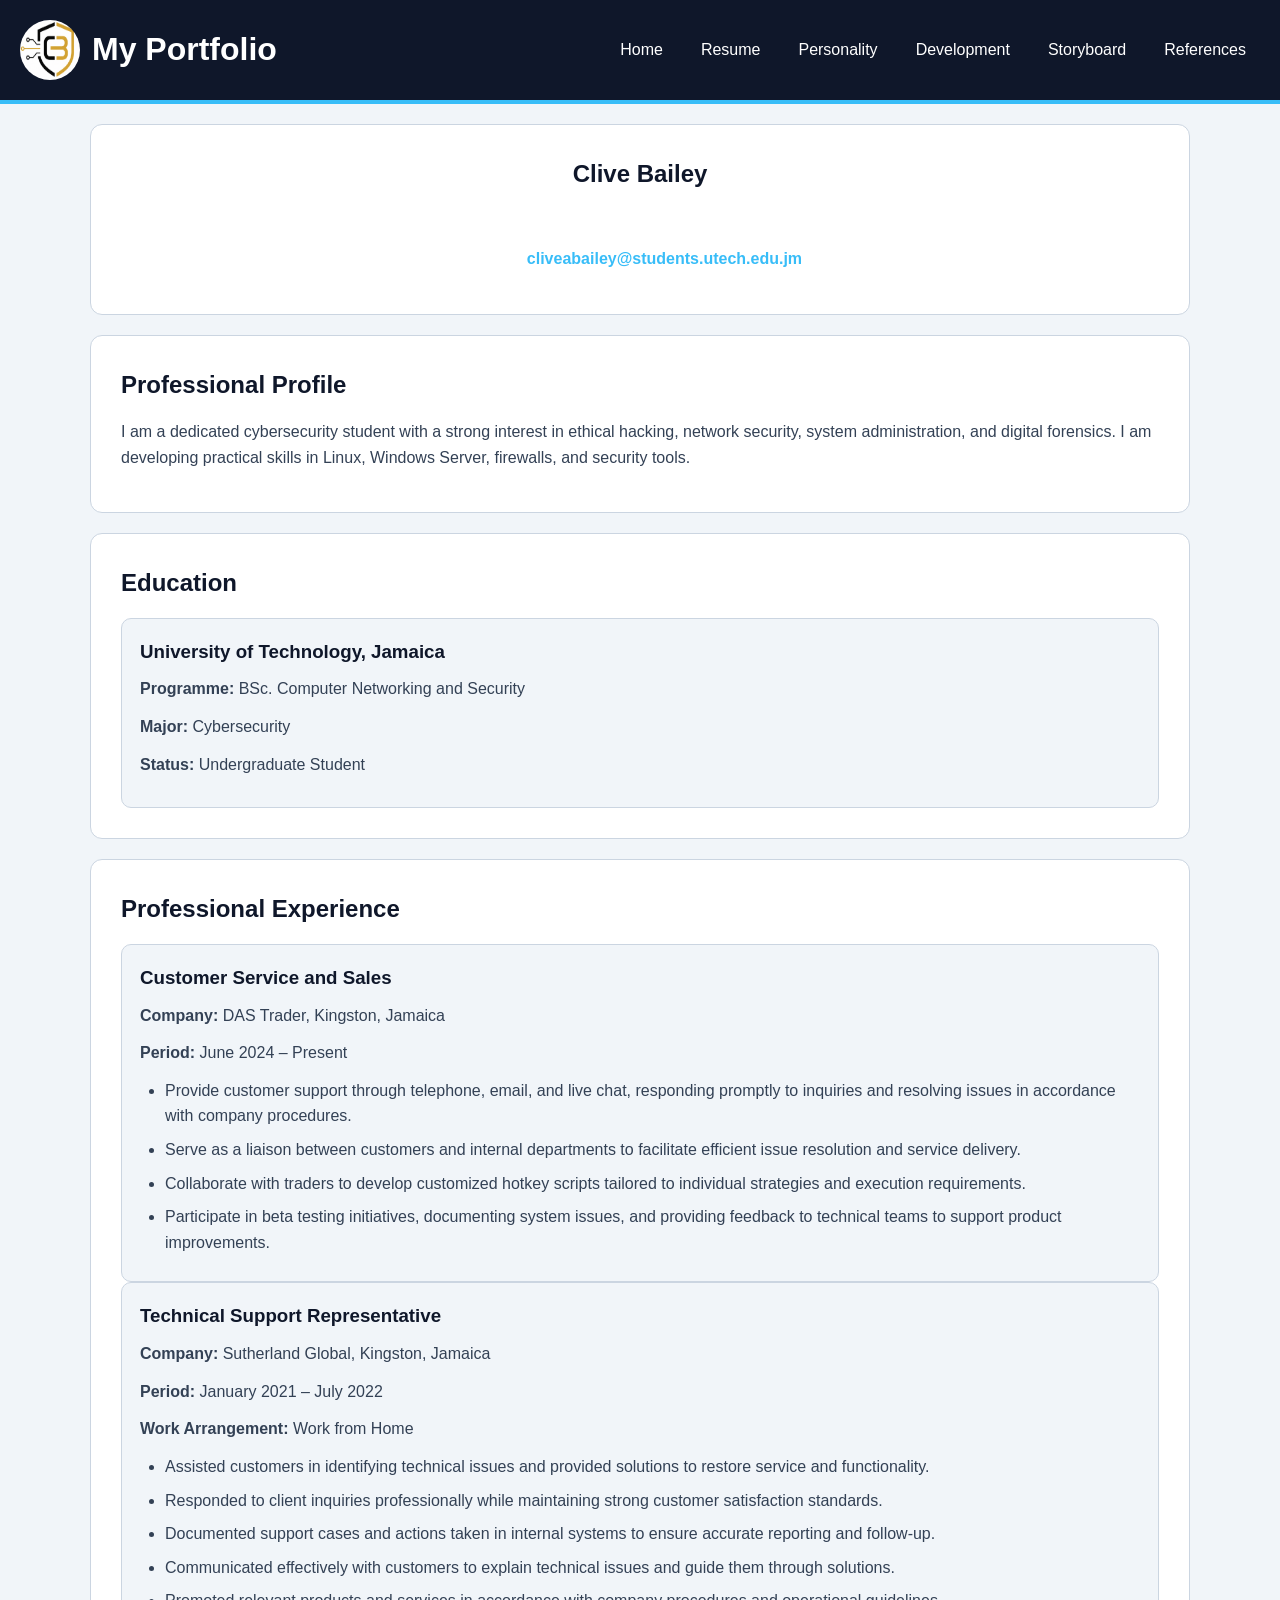
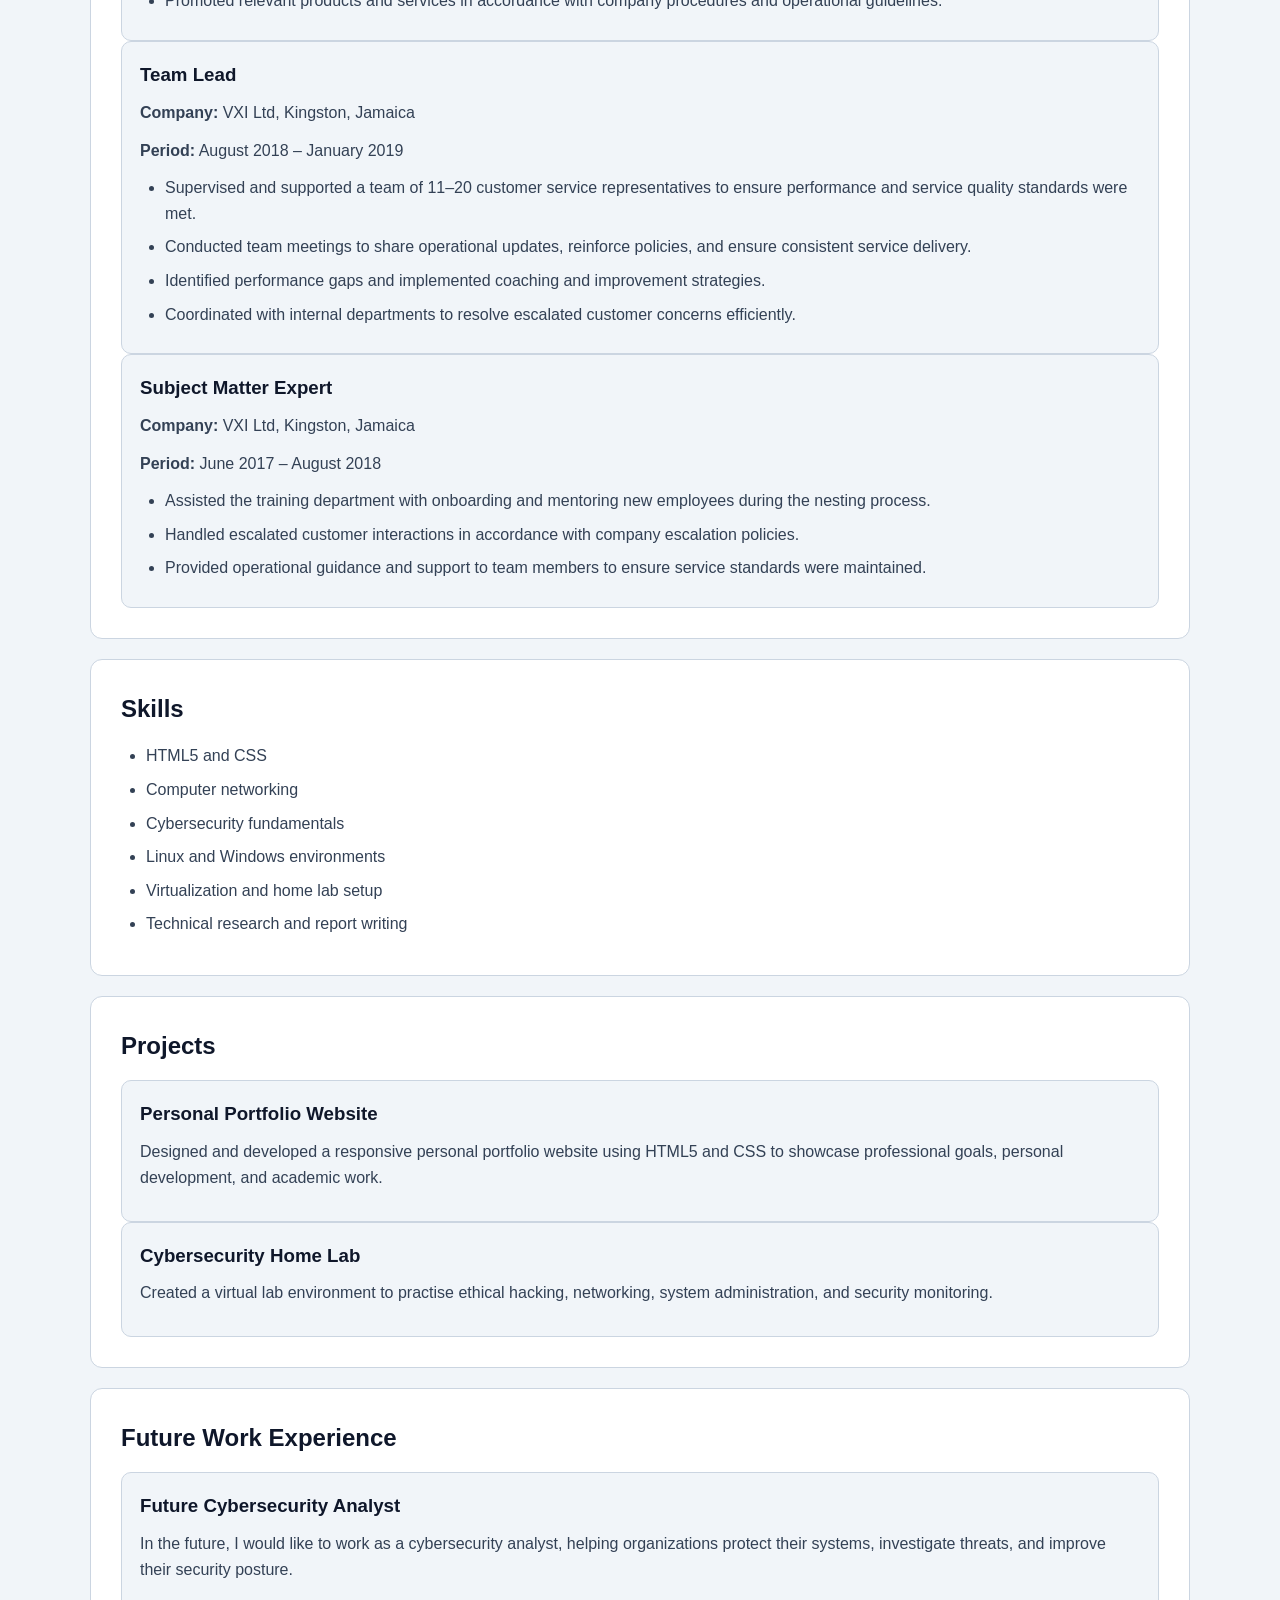
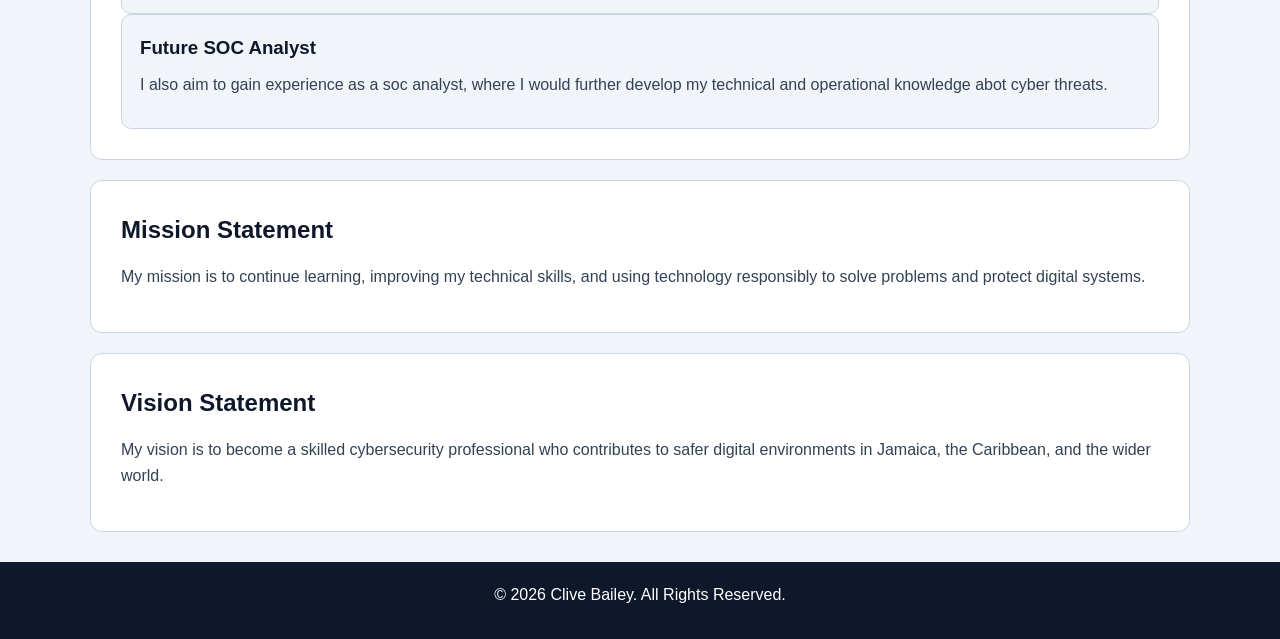
<file: resume.html>
<!--
    Name: Clive Bailey
    ID: 1403748
    Day/Time of class: Wednesday 5-8
    Module: CIT2011
    Assignment: IA #1.2
-->


<!DOCTYPE html>
<!-- This tells the browser that the document is written in HTML5 -->
<html lang="en">

<head>
    <!-- Sets the character encoding for the webpage -->
    <meta charset="UTF-8">

    <!-- Makes the page responsive on different screen sizes -->
    <meta name="viewport" content="width=device-width, initial-scale=1.0">

    <!-- Sets the browser tab title -->
    <title>Resume | My Portfolio</title>

    <!-- Connects this page to the external stylesheet -->
    <link rel="stylesheet" href="style.css">
</head>

<body>
    <!-- The header contains the logo, title, and navigation links -->
    <header class="site-header">
        <div class="logo-area">
            <!-- Displays the portfolio logo -->
            <img src="Assets/logo.png" alt="Portfolio logo" class="logo">
            <h1>My Portfolio</h1>
        </div>

        <!-- Navigation links to move between portfolio pages -->
        <nav class="navbar">
            <a href="index.html">Home</a>
            <a href="resume.html">Resume</a>
            <a href="personality.html">Personality</a>
            <a href="development.html">Development</a>
            <a href="storyboard.html">Storyboard</a>
            <a href="references.html">References</a>
        </nav>
    </header>

    <!-- Main content of the resume page -->
    <main>
        <!-- Resume heading with name, career focus, and email -->
        <section class="content-section resume-header">
            <h2>Clive Bailey</h2>
            <p>Cybersecurity Student | Network Security Enthusiast | Future SOC Analyst</p>
            <p>Email: <a href="mailto:cliveabailey@students.utech.edu.jm">cliveabailey@students.utech.edu.jm</a></p>
        </section>

        <!-- Professional profile section gives a short career summary -->
        <section class="content-section">
            <h2>Professional Profile</h2>
            <p>
                I am a dedicated cybersecurity student with a strong interest in ethical hacking, 
                network security, system administration, and digital forensics. I am developing 
                practical skills in Linux, Windows Server, firewalls, and security tools.
            </p>
        </section>

        <!-- This Education section lists my university and programme -->
        <section class="content-section">
            <h2>Education</h2>

            <article class="resume-item">
                <h3>University of Technology, Jamaica</h3>
                <p><strong>Programme:</strong> BSc. Computer Networking and Security</p>
                <p><strong>Major:</strong> Cybersecurity</p>
                <p><strong>Status:</strong> Undergraduate Student</p>
            </article>
        </section>


        <!-- Professional Experience: This section will list my work history and duties performed at each role -->
<section class="content-section">
    <h2>Professional Experience</h2>

    <!-- DAS Trader (current role) -->
    <article class="resume-item">
        <h3>Customer Service and Sales</h3>
        <p><strong>Company:</strong> DAS Trader, Kingston, Jamaica</p>
        <p><strong>Period:</strong> June 2024 – Present</p>

        <!-- This unordered list describes the main responsibilities performed in this role -->
        <ul>
            <li>
                Provide customer support through telephone, email, and live chat, responding 
                promptly to inquiries and resolving issues in accordance with company procedures.
            </li>
            <li>
                Serve as a liaison between customers and internal departments to facilitate 
                efficient issue resolution and service delivery.
            </li>
            <li>
                Collaborate with traders to develop customized hotkey scripts tailored to 
                individual strategies and execution requirements.
            </li>
            <li>
                Participate in beta testing initiatives, documenting system issues, and 
                providing feedback to technical teams to support product improvements.
            </li>
        </ul>
    </article>

    <!-- Technical support at Sutherland Global -->
    <article class="resume-item">
        <h3>Technical Support Representative</h3>
        <p><strong>Company:</strong> Sutherland Global, Kingston, Jamaica</p>
        <p><strong>Period:</strong> January 2021 – July 2022</p>
        <p><strong>Work Arrangement:</strong> Work from Home</p>

        <!-- This unordered list explains technical support duties -->
        <ul>
            <li>
                Assisted customers in identifying technical issues and provided solutions 
                to restore service and functionality.
            </li>
            <li>
                Responded to client inquiries professionally while maintaining strong 
                customer satisfaction standards.
            </li>
            <li>
                Documented support cases and actions taken in internal systems to ensure 
                accurate reporting and follow-up.
            </li>
            <li>
                Communicated effectively with customers to explain technical issues and 
                guide them through solutions.
            </li>
            <li>
                Promoted relevant products and services in accordance with company 
                procedures and operational guidelines.
            </li>
        </ul>
    </article>

    <!-- Leadership experience at VXI Ltd -->
    <article class="resume-item">
        <h3>Team Lead</h3>
        <p><strong>Company:</strong> VXI Ltd, Kingston, Jamaica</p>
        <p><strong>Period:</strong> August 2018 – January 2019</p>

        <!-- This unordered list explains leadership and team management duties -->
        <ul>
            <li>
                Supervised and supported a team of 11–20 customer service representatives 
                to ensure performance and service quality standards were met.
            </li>
            <li>
                Conducted team meetings to share operational updates, reinforce policies, 
                and ensure consistent service delivery.
            </li>
            <li>
                Identified performance gaps and implemented coaching and improvement strategies.
            </li>
            <li>
                Coordinated with internal departments to resolve escalated customer concerns efficiently.
            </li>
        </ul>
    </article>

    <!-- Subject Matter Expert experience at VXI Ltd -->
    <article class="resume-item">
        <h3>Subject Matter Expert</h3>
        <p><strong>Company:</strong> VXI Ltd, Kingston, Jamaica</p>
        <p><strong>Period:</strong> June 2017 – August 2018</p>

        <!-- This unordered list describes duties performed for this role-->
        <ul>
            <li>
                Assisted the training department with onboarding and mentoring new employees 
                during the nesting process.
            </li>
            <li>
                Handled escalated customer interactions in accordance with company escalation policies.
            </li>
            <li>
                Provided operational guidance and support to team members to ensure service 
                standards were maintained.
            </li>
        </ul>
    </article>
</section>


        <!-- Skills section lists technical and professional skills -->
        <section class="content-section">
            <h2>Skills</h2>

            <ul>
                <li>HTML5 and CSS</li>
                <li>Computer networking</li>
                <li>Cybersecurity fundamentals</li>
                <li>Linux and Windows environments</li>
                <li>Virtualization and home lab setup</li>
                <li>Technical research and report writing</li>
            </ul>
        </section>

        <!-- Projects section describes academic or personal projects -->
        <section class="content-section">
            <h2>Projects</h2>

            <article class="resume-item">
                <h3>Personal Portfolio Website</h3>
                <p>
                    Designed and developed a responsive personal portfolio website using 
                    HTML5 and CSS to showcase professional goals, personal development, 
                    and academic work.
                </p>
            </article>

            <article class="resume-item">
                <h3>Cybersecurity Home Lab</h3>
                <p>
                    Created a virtual lab environment to practise ethical hacking, 
                    networking, system administration, and security monitoring.
                </p>
            </article>
        </section>

        <!-- This section details future work experience -->
        <section class="content-section">
            <h2>Future Work Experience</h2>

            <article class="resume-item">
                <h3>Future Cybersecurity Analyst</h3>
                <p>
                    In the future, I would like to work as a cybersecurity analyst, helping 
                    organizations protect their systems, investigate threats, and improve 
                    their security posture.
                </p>
            </article>

            <article class="resume-item">
                <h3>Future SOC Analyst</h3>
                <p>
                    I also aim to gain experience as a soc analyst, where I would 
                    further develop my technical and operational knowledge abot cyber threats.
                </p>
            </article>
        </section>

        <!-- This mission statement describes my current purpose and actions -->
        <section class="content-section">
            <h2>Mission Statement</h2>
            <p>
                My mission is to continue learning, improving my technical skills, and using 
                technology responsibly to solve problems and protect digital systems.
            </p>
        </section>

        <!-- This vision statement describes my future career goal -->
        <section class="content-section">
            <h2>Vision Statement</h2>
            <p>
                My vision is to become a skilled cybersecurity professional who contributes 
                to safer digital environments in Jamaica, the Caribbean, and the wider world.
            </p>
        </section>
    </main>

    <!-- Footer: This appears at the bottom of the page and contains copyright details -->
    <footer>
        <p>&copy; 2026 Clive Bailey. All Rights Reserved.</p>
    </footer>
</body>
</html>
</file>
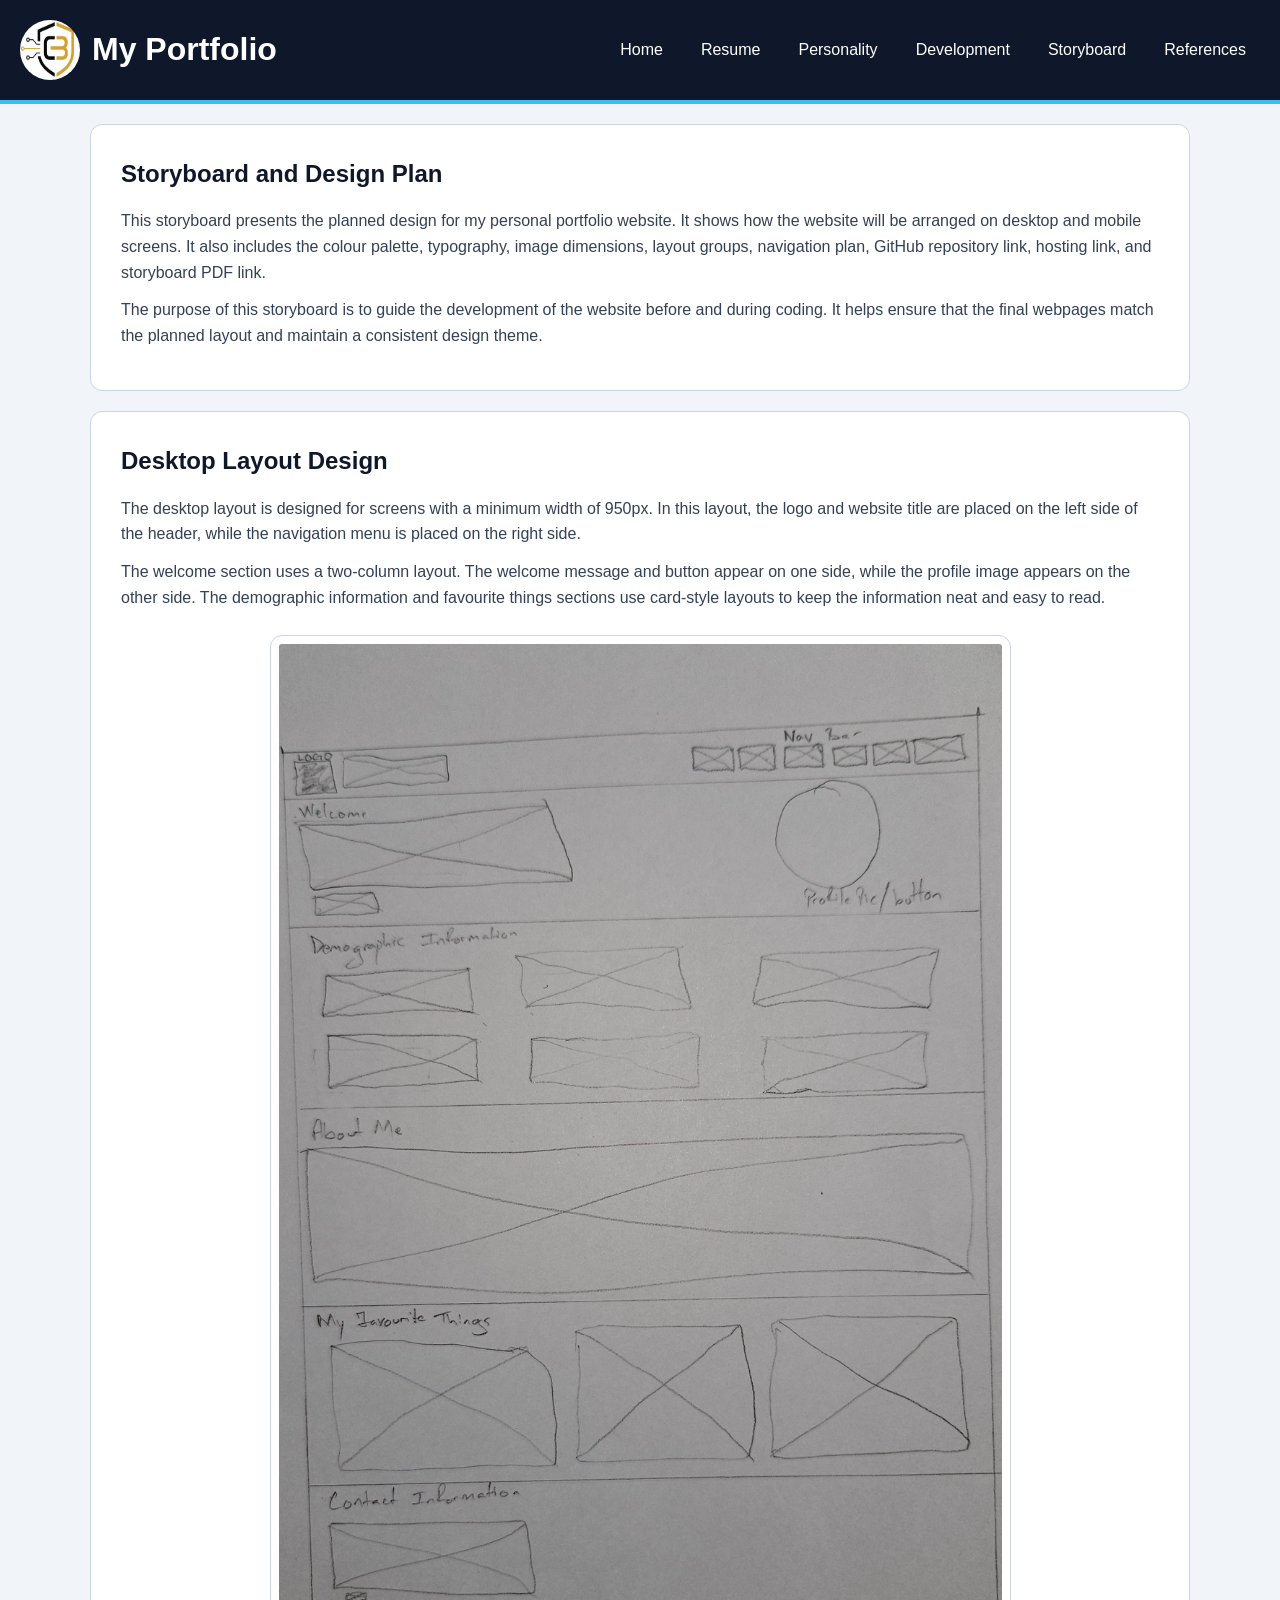
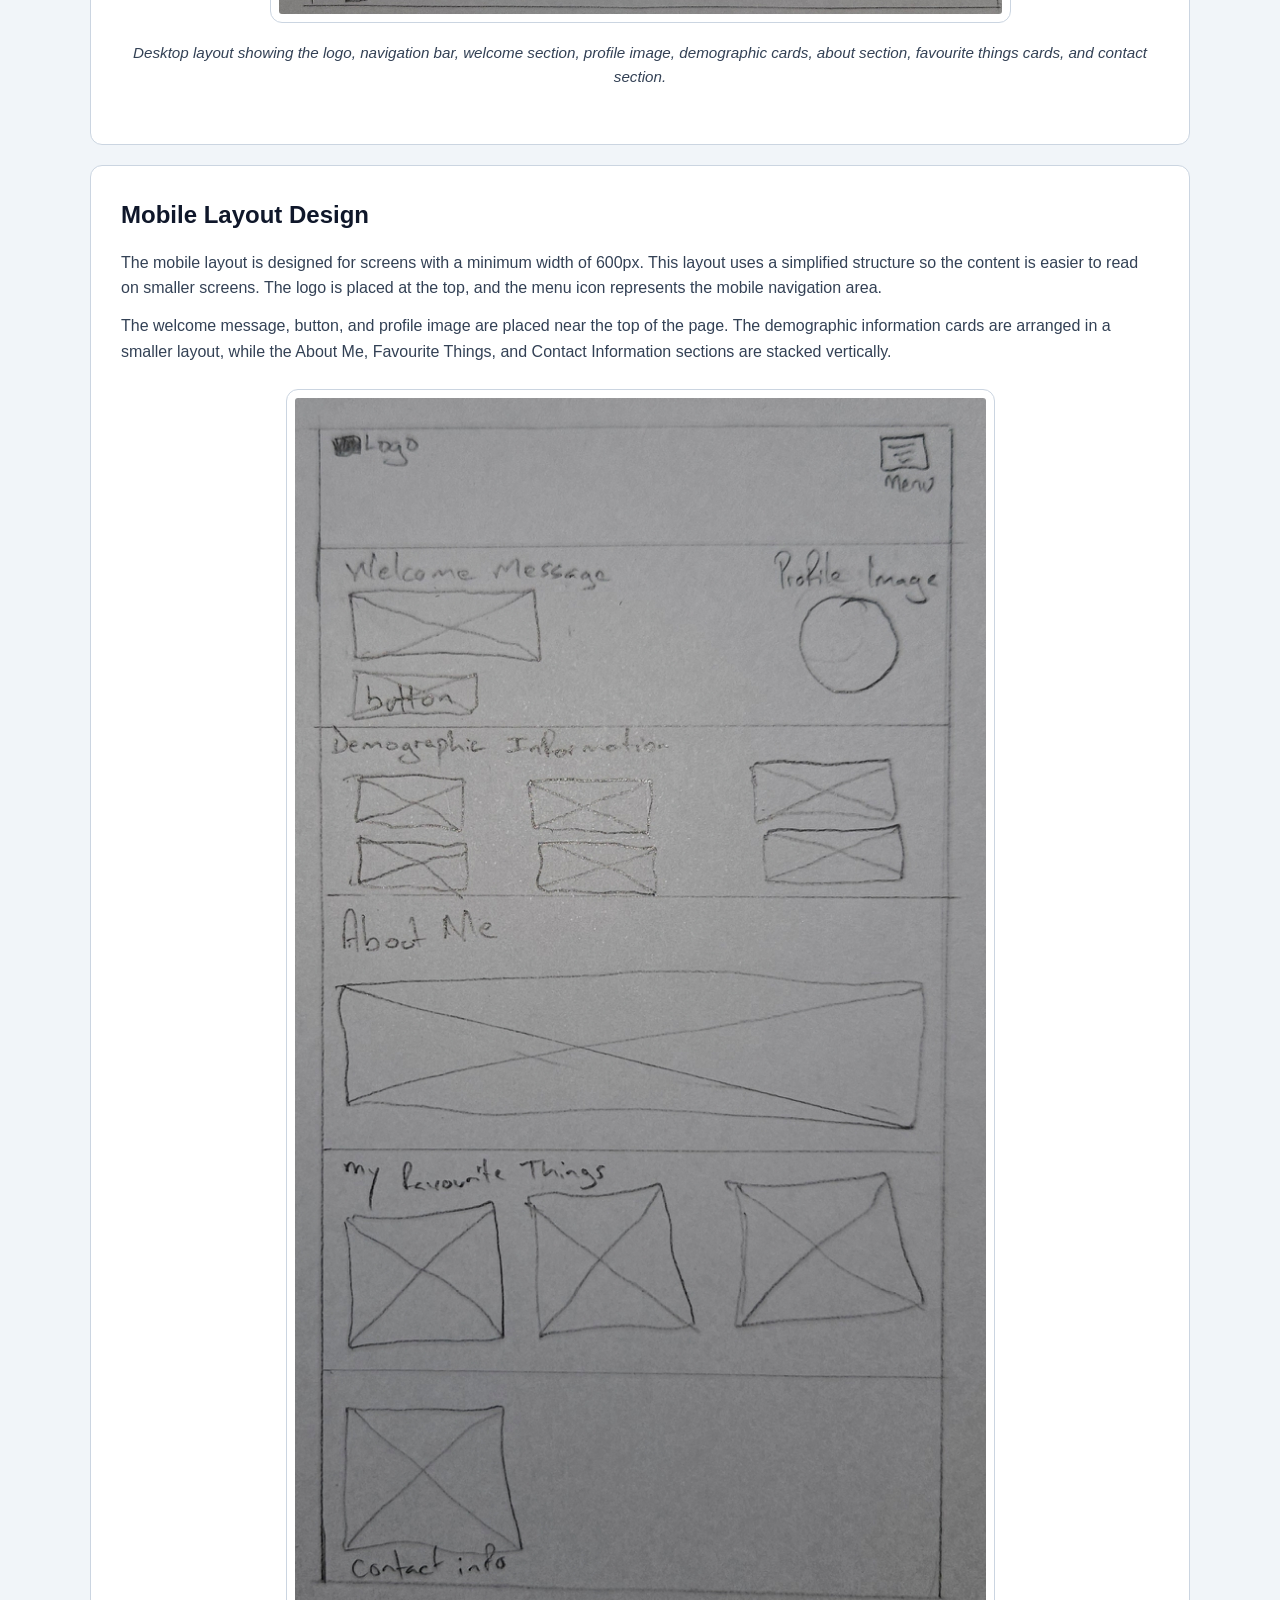
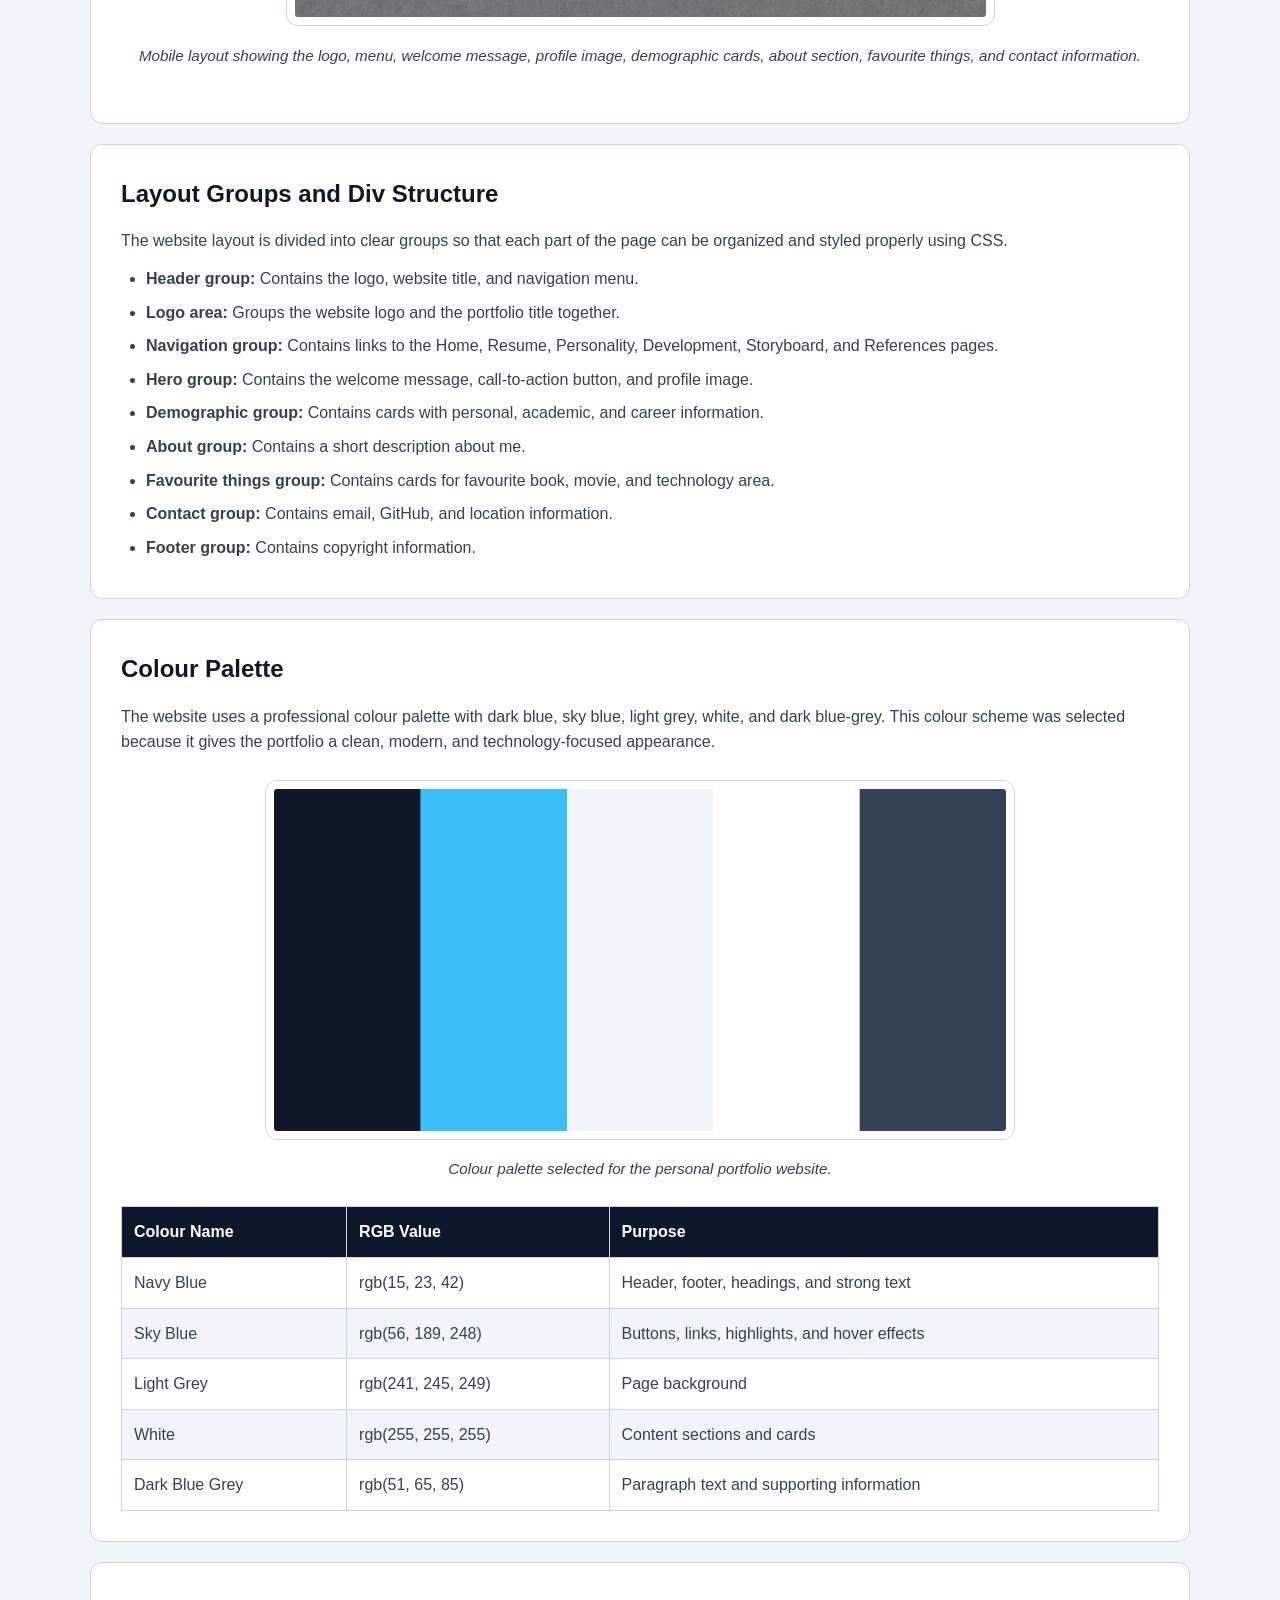
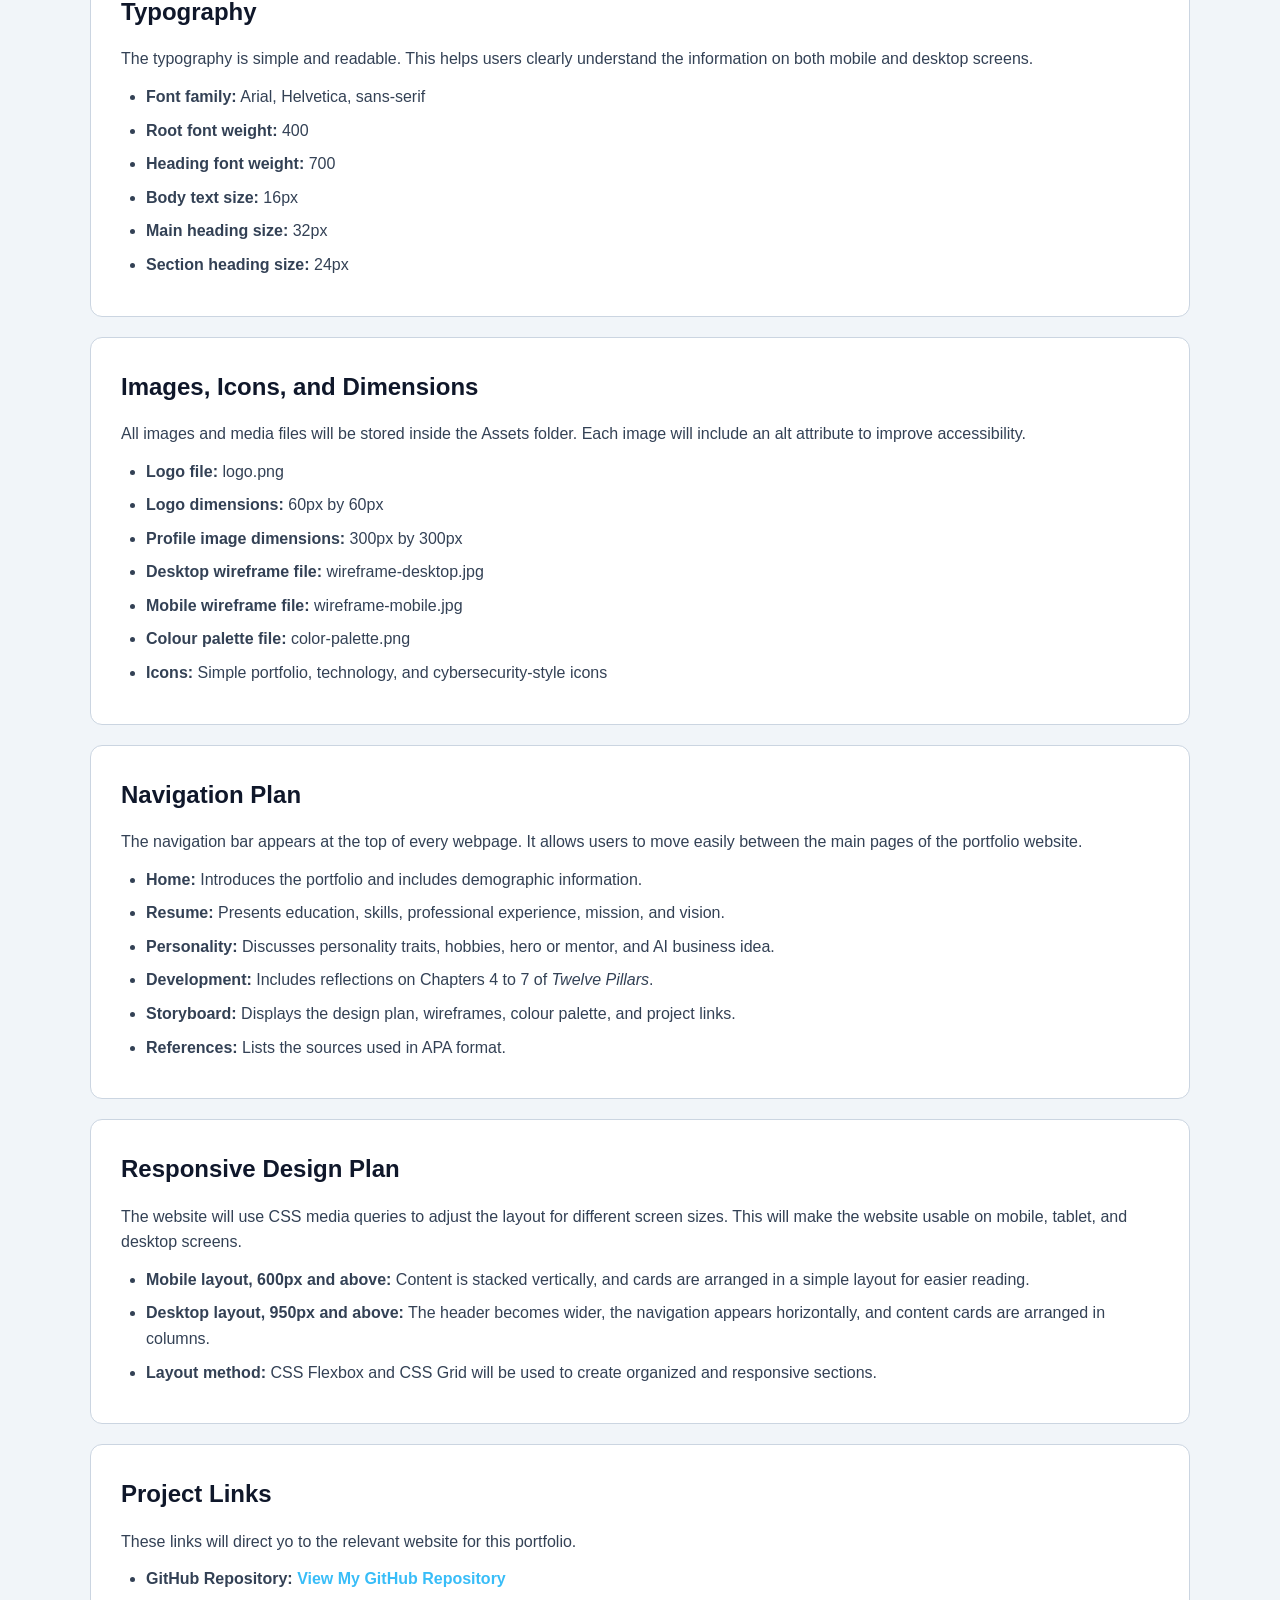
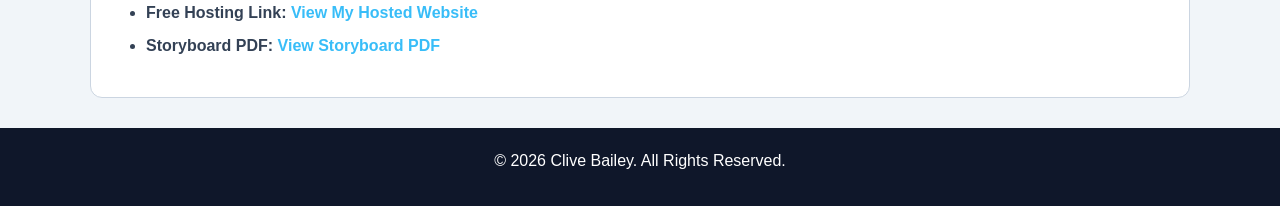
<file: storyboard.html>
<!--
    Name: Clive Bailey
    ID: 1403748
    Day/Time of class: Wednesday 5-8
    Module: CIT2011
    Assignment: IA #1.5
-->

<!DOCTYPE html>
<!-- This tells the browser that this document is written in HTML5 -->
<html lang="en">

<head>
    <!-- Sets the character encoding for the webpage -->
    <meta charset="UTF-8">

    <!-- Allows the webpage to adjust properly on mobile and desktop screens -->
    <meta name="viewport" content="width=device-width, initial-scale=1.0">

    <!-- This is the title that appears on the browser tab -->
    <title>Storyboard | My Portfolio</title>

    <!-- Links this HTML file to the external CSS stylesheet -->
    <link rel="stylesheet" href="style.css">
</head>

<body>
    <!-- This header contains the logo, website title, and navigation menu -->
    <header class="site-header">

        <!-- This div groups the logo and portfolio title together -->
        <div class="logo-area">
            <!-- Displays the website logo -->
            <img src="Assets/logo.png" alt="CB portfolio logo" class="logo">

            <!-- Displays the website title -->
            <h1>My Portfolio</h1>
        </div>

        <!-- This navigation bar links to the different pages of the portfolio website -->
        <nav class="navbar">
            <a href="index.html">Home</a>
            <a href="resume.html">Resume</a>
            <a href="personality.html">Personality</a>
            <a href="development.html">Development</a>
            <a href="storyboard.html">Storyboard</a>
            <a href="references.html">References</a>
        </nav>
    </header>

    <!-- This will contain the main content of the storyboard page -->
    <main>

        <!-- This section will introduce the purpose of the storyboard page -->
        <section class="content-section">
            <h2>Storyboard and Design Plan</h2>

            <p>
                This storyboard presents the planned design for my personal portfolio website.
                It shows how the website will be arranged on desktop and mobile screens.
                It also includes the colour palette, typography, image dimensions, layout groups,
                navigation plan, GitHub repository link, hosting link, and storyboard PDF link.
            </p>

            <p>
                The purpose of this storyboard is to guide the development of the website before
                and during coding. It helps ensure that the final webpages match the planned
                layout and maintain a consistent design theme.
            </p>
        </section>

        <!-- This section will display and explains the desktop wireframe -->
        <section class="content-section">
            <h2>Desktop Layout Design</h2>

            <p>
                The desktop layout is designed for screens with a minimum width of 950px.
                In this layout, the logo and website title are placed on the left side of the
                header, while the navigation menu is placed on the right side.
            </p>

            <p>
                The welcome section uses a two-column layout. The welcome message and button
                appear on one side, while the profile image appears on the other side. The
                demographic information and favourite things sections use card-style layouts
                to keep the information neat and easy to read.
            </p>

            <!-- This figure displays the desktop wireframe image -->
            <figure>
                <img src="Assets/wireframe-desktop.jpg" alt="Desktop wireframe layout for the portfolio website">

                <figcaption>
                    Desktop layout showing the logo, navigation bar, welcome section, profile image,
                    demographic cards, about section, favourite things cards, and contact section.
                </figcaption>
            </figure>
        </section>

        <!-- This section will display and explains the mobile wireframe -->
        <section class="content-section">
            <h2>Mobile Layout Design</h2>

            <p>
                The mobile layout is designed for screens with a minimum width of 600px.
                This layout uses a simplified structure so the content is easier to read on
                smaller screens. The logo is placed at the top, and the menu icon represents
                the mobile navigation area.
            </p>

            <p>
                The welcome message, button, and profile image are placed near the top of the
                page. The demographic information cards are arranged in a smaller layout, while
                the About Me, Favourite Things, and Contact Information sections are stacked
                vertically.
            </p>

            <!-- Figure displays the mobile wireframe image -->
            <figure>
                <img src="Assets/wireframe-mobile.jpg" alt="Mobile wireframe layout for the portfolio website">

                <figcaption>
                    Mobile layout showing the logo, menu, welcome message, profile image,
                    demographic cards, about section, favourite things, and contact information.
                </figcaption>
            </figure>
        </section>

        <!-- This section explains the main div and layout groups used in the website -->
        <section class="content-section">
            <h2>Layout Groups and Div Structure</h2>

            <p>
                The website layout is divided into clear groups so that each part of the page
                can be organized and styled properly using CSS.
            </p>

            <ul>
                <li>
                    <strong>Header group:</strong> Contains the logo, website title, and navigation menu.
                </li>

                <li>
                    <strong>Logo area:</strong> Groups the website logo and the portfolio title together.
                </li>

                <li>
                    <strong>Navigation group:</strong> Contains links to the Home, Resume, Personality,
                    Development, Storyboard, and References pages.
                </li>

                <li>
                    <strong>Hero group:</strong> Contains the welcome message, call-to-action button,
                    and profile image.
                </li>

                <li>
                    <strong>Demographic group:</strong> Contains cards with personal, academic, and career information.
                </li>

                <li>
                    <strong>About group:</strong> Contains a short description about me.
                </li>

                <li>
                    <strong>Favourite things group:</strong> Contains cards for favourite book, movie,
                    and technology area.
                </li>

                <li>
                    <strong>Contact group:</strong> Contains email, GitHub, and location information.
                </li>

                <li>
                    <strong>Footer group:</strong> Contains copyright information.
                </li>
            </ul>
        </section>

        <!-- This section will display the colour palette image and explain the colours -->
        <section class="content-section">
            <h2>Colour Palette</h2>

            <p>
                The website uses a professional colour palette with dark blue, sky blue,
                light grey, white, and dark blue-grey. This colour scheme was selected
                because it gives the portfolio a clean, modern, and technology-focused appearance.
            </p>

            <!-- Figure displays the selected colour palette image -->
            <figure>
                <img src="Assets/color-palette.png" alt="Website colour palette showing navy blue, sky blue, light grey, white, and dark blue grey">

                <figcaption>
                    Colour palette selected for the personal portfolio website.
                </figcaption>
            </figure>

            <!-- This table lists the RGB values and purpose of each colour -->
            <table>
                <thead>
                    <tr>
                        <th>Colour Name</th>
                        <th>RGB Value</th>
                        <th>Purpose</th>
                    </tr>
                </thead>

                <tbody>
                    <tr>
                        <td>Navy Blue</td>
                        <td>rgb(15, 23, 42)</td>
                        <td>Header, footer, headings, and strong text</td>
                    </tr>

                    <tr>
                        <td>Sky Blue</td>
                        <td>rgb(56, 189, 248)</td>
                        <td>Buttons, links, highlights, and hover effects</td>
                    </tr>

                    <tr>
                        <td>Light Grey</td>
                        <td>rgb(241, 245, 249)</td>
                        <td>Page background</td>
                    </tr>

                    <tr>
                        <td>White</td>
                        <td>rgb(255, 255, 255)</td>
                        <td>Content sections and cards</td>
                    </tr>

                    <tr>
                        <td>Dark Blue Grey</td>
                        <td>rgb(51, 65, 85)</td>
                        <td>Paragraph text and supporting information</td>
                    </tr>
                </tbody>
            </table>
        </section>

        <!-- This section will explain the font choices used for the website -->
        <section class="content-section">
            <h2>Typography</h2>

            <p>
                The typography is simple and readable. This helps users clearly understand
                the information on both mobile and desktop screens.
            </p>

            <ul>
                <li><strong>Font family:</strong> Arial, Helvetica, sans-serif</li>
                <li><strong>Root font weight:</strong> 400</li>
                <li><strong>Heading font weight:</strong> 700</li>
                <li><strong>Body text size:</strong> 16px</li>
                <li><strong>Main heading size:</strong> 32px</li>
                <li><strong>Section heading size:</strong> 24px</li>
            </ul>
        </section>

        <!-- This section lists the images, icons, and planned dimensions -->
        <section class="content-section">
            <h2>Images, Icons, and Dimensions</h2>

            <p>
                All images and media files will be stored inside the Assets folder.
                Each image will include an alt attribute to improve accessibility.
            </p>

            <ul>
                <li><strong>Logo file:</strong> logo.png</li>
                <li><strong>Logo dimensions:</strong> 60px by 60px</li>
                <li><strong>Profile image dimensions:</strong> 300px by 300px</li>
                <li><strong>Desktop wireframe file:</strong> wireframe-desktop.jpg</li>
                <li><strong>Mobile wireframe file:</strong> wireframe-mobile.jpg</li>
                <li><strong>Colour palette file:</strong> color-palette.png</li>
                <li><strong>Icons:</strong> Simple portfolio, technology, and cybersecurity-style icons</li>
            </ul>
        </section>

        <!-- This section will explain the navigation structure of the website -->
        <section class="content-section">
            <h2>Navigation Plan</h2>

            <p>
                The navigation bar appears at the top of every webpage. It allows users to
                move easily between the main pages of the portfolio website.
            </p>

            <ul>
                <li><strong>Home:</strong> Introduces the portfolio and includes demographic information.</li>
                <li><strong>Resume:</strong> Presents education, skills, professional experience, mission, and vision.</li>
                <li><strong>Personality:</strong> Discusses personality traits, hobbies, hero or mentor, and AI business idea.</li>
                <li><strong>Development:</strong> Includes reflections on Chapters 4 to 7 of <em>Twelve Pillars</em>.</li>
                <li><strong>Storyboard:</strong> Displays the design plan, wireframes, colour palette, and project links.</li>
                <li><strong>References:</strong> Lists the sources used in APA format.</li>
            </ul>
        </section>

        <!-- This section explains how the website will respond on different screen sizes -->
        <section class="content-section">
            <h2>Responsive Design Plan</h2>

            <p>
                The website will use CSS media queries to adjust the layout for different
                screen sizes. This will make the website usable on mobile, tablet, and desktop screens.
            </p>

            <ul>
                <li>
                    <strong>Mobile layout, 600px and above:</strong> Content is stacked vertically,
                    and cards are arranged in a simple layout for easier reading.
                </li>

                <li>
                    <strong>Desktop layout, 950px and above:</strong> The header becomes wider,
                    the navigation appears horizontally, and content cards are arranged in columns.
                </li>

                <li>
                    <strong>Layout method:</strong> CSS Flexbox and CSS Grid will be used to create
                    organized and responsive sections.
                </li>
            </ul>
        </section>

        <!-- This section includes the required project links -->
        <section class="content-section">
            <h2>Project Links</h2>

            <p>
                These links will direct yo to the relevant website for this portfolio.
            </p>

            <ul>
                <li>
                    <strong>GitHub Repository:</strong>
                    <a href="https://github.com/cbai-tech/cbailey_1403748_utech-" target="_blank">View My GitHub Repository</a>
                </li>

                <li>
                    <strong>Free Hosting Link:</strong>
                    <a href="https://cbai-tech.github.io/cbailey_1403748_utech-/index.html" target="_blank">View My Hosted Website</a>
                </li>

                <li>
                    <strong>Storyboard PDF:</strong>
                    <a href="Assets/storyboard-1403748.pdf" target="_blank">View Storyboard PDF</a>
                </li>
            </ul>

        </section>

    </main>

    <!-- Footer: This appears at the bottom of the page and contains copyright details -->
    <footer>
        <p>&copy; 2026 Clive Bailey. All Rights Reserved.</p>
    </footer>

</body>
</html>
</file>
<file: style.css>
/*
    Name: Clive Bailey
    ID: 1403748
    Day/Time of class: Wednesday 5-8
    Module: CIT2011
    Assignment: IA #1 CSS
*/

/* 
   Main stylesheet for the portfolio website.
   This file will control the colours, spacing, layout, responsiveness, and simple animations.
*/

/* CSS variables for consistent colours and fonts */
:root {
    --primary-color: rgb(15, 23, 42);
    --accent-color: rgb(56, 189, 248);
    --background-color: rgb(241, 245, 249);
    --card-color: rgb(255, 255, 255);
    --text-color: rgb(51, 65, 85);
    --border-color: rgb(203, 213, 225);
    --font-main: Arial, Helvetica, sans-serif;
}

/* Removes default browser spacing */
* {
    margin: 0;
    padding: 0;
    box-sizing: border-box;
}

/* General page styling */
body {
    font-family: var(--font-main);
    background-color: var(--background-color);
    color: var(--text-color);
    line-height: 1.6;
}

/* Makes images responsive */
img {
    max-width: 100%;
    height: auto;
}

/* General link styling */
a {
    color: var(--accent-color);
    text-decoration: none;
}

/* Hover pseudo-class for links */
a:hover {
    text-decoration: underline;
}

/* Focus pseudo-class for accessibility */
a:focus {
    outline: 3px solid var(--accent-color);
    outline-offset: 3px;
}

/* Header area */
.site-header {
    background-color: var(--primary-color);
    color: white;
    padding: 20px;
    border-bottom: 4px solid var(--accent-color);
}

/* Logo and title group */
.logo-area {
    display: flex;
    align-items: center;
    justify-content: center;
    gap: 12px;
    margin-bottom: 15px;
}

/* Logo image */
.logo {
    width: 60px;
    height: 60px;
    border-radius: 50%;
}

/* Navigation menu */
.navbar {
    display: flex;
    flex-direction: column;
    align-items: center;
    gap: 10px;
}

/* Navigation links */
.navbar a {
    color: white;
    padding: 10px 14px;
    border-radius: 8px;
    transition: background-color 0.3s ease;
}

/* Navigation hover effect */
.navbar a:hover {
    background-color: var(--accent-color);
    color: var(--primary-color);
    text-decoration: none;
}

/* Main page container */
main {
    width: 90%;
    max-width: 1100px;
    margin: 20px auto;
}

/* General content box */
.content-section,
.hero-section {
    background-color: var(--card-color);
    padding: 25px;
    margin-bottom: 20px;
    border: 1px solid var(--border-color);
    border-radius: 12px;
}

/* Section headings */
h2 {
    color: var(--primary-color);
    margin-bottom: 15px;
}

/* Smaller headings */
h3 {
    color: var(--primary-color);
    margin-bottom: 10px;
}

/* Paragraph spacing */
p {
    margin-bottom: 12px;
}

/* Lists */
ul,
ol {
    margin-left: 25px;
    margin-top: 10px;
}

/* List items */
li {
    margin-bottom: 8px;
}

/* Home page hero section */
.hero-section {
    display: flex;
    flex-direction: column;
    gap: 25px;
    align-items: center;
    text-align: center;
}

/* Profile image */
.hero-image img {
    width: 280px;
    height: 280px;
    object-fit: contain;
    border-radius: 80%;
    border: 4px solid var(--accent-color);
}

/* Used to align the image and text to the right*/
.hero-image {
    display: flex;
    flex-direction: column;
    align-items: center;
}

/* Button-style link */
.button-link {
    display: inline-block;
    background-color: var(--accent-color);
    color: var(--primary-color);
    padding: 12px 18px;
    border-radius: 8px;
    font-weight: bold;
    margin-top: 10px;
    transition: transform 0.3s ease;
}

/* Button hover animation */
.button-link:hover {
    transform: translateY(-3px);
    text-decoration: none;
}

/* Grid for cards */
.info-grid,
.card-container {
    display: grid;
    grid-template-columns: 1fr;
    gap: 15px;
}

/* Card styling */
.info-card,
.favourite-card,
.trait-card,
.resume-item,
.layout-box,
.wireframe-card {
    background-color: var(--background-color);
    padding: 18px;
    border: 1px solid var(--border-color);
    border-radius: 10px;
}

/* Simple hover animation for cards */
.info-card:hover,
.favourite-card:hover,
.trait-card:hover,
.resume-item:hover,
.layout-box:hover {
    transform: translateY(-4px);
    transition: transform 0.3s ease;
}

/* Resume header */
.resume-header {
    text-align: center;
    background-color: var(--primary-color);
    color: white;
}

/* Makes resume header heading white */
.resume-header h2 {
    color: white;
}

/* Blockquote styling */
blockquote {
    background-color: var(--background-color);
    border-left: 5px solid var(--accent-color);
    padding: 15px;
    margin: 20px 0;
    font-style: italic;
}

/* Table styling */
table {
    width: 100%;
    border-collapse: collapse;
    margin-top: 15px;
}

/* Table cells */
th,
td {
    border: 1px solid var(--border-color);
    padding: 12px;
    text-align: left;
}

/* Table heading */
th {
    background-color: var(--primary-color);
    color: white;
}

/* Storyboard wireframe boxes */
.wire-box {
    border: 2px dashed var(--primary-color);
    padding: 15px;
    margin: 10px;
    text-align: center;
    border-radius: 8px;
    background-color: white;
}

/* Mobile wireframe layout */
.mobile-wireframe {
    display: flex;
    flex-direction: column;
}

/* Desktop wireframe layout */
.desktop-wireframe {
    display: grid;
    grid-template-columns: 1fr;
    gap: 10px;
}

/* Footer */
footer {
    background-color: var(--primary-color);
    color: white;
    text-align: center;
    padding: 20px;
    margin-top: 30px;
}

/* Responsive layout for 600px and above */
@media screen and (min-width: 600px) {
    .navbar {
        flex-direction: row;
        flex-wrap: wrap;
        justify-content: center;
    }

    .info-grid,
    .card-container {
        grid-template-columns: repeat(2, 1fr);
    }
}

/* Responsive layout for 950px and above */
@media screen and (min-width: 950px) {
    .site-header {
        display: flex;
        justify-content: space-between;
        align-items: center;
    }

    .logo-area {
        margin-bottom: 0;
    }

    .hero-section {
        flex-direction: row;
        text-align: left;
        justify-content: space-between;
    }

    .hero-text,
    .hero-image {
        flex: 1;
    }

    .info-grid,
    .card-container {
        grid-template-columns: repeat(3, 1fr);
    }

    .desktop-wireframe {
        grid-template-columns: repeat(3, 1fr);
    }

    .header-box,
    .footer-box {
        grid-column: 1 / 4;
    }

    .hero-left {
        grid-column: 1 / 3;
    }

    .hero-right {
        grid-column: 3 / 4;
    }
}


/* STORYBOARD PAGE STYLING (Added last) */


/* Styles the main storyboard content sections */
.content-section {
    background-color: var(--card-color);
    padding: 25px;
    margin-bottom: 20px;
    border: 1px solid var(--border-color);
    border-radius: 12px;
}

/* This will add neat/organized spacing to each storyboard section heading */
.content-section h2 {
    color: var(--primary-color);
    margin-bottom: 15px;
}

/* This will style the smaller headings inside the storyboard sections */
.content-section h3 {
    color: var(--primary-color);
    margin-bottom: 10px;
}

/* This will control the paragraph spacing inside the storyboard sections */
.content-section p {
    margin-bottom: 12px;
}

/* Used to style unordered lists used for my storyboard explanations */
.content-section ul {
    margin-left: 25px;
    margin-top: 10px;
}

/* Used to add spacing between the listed items */
.content-section li {
    margin-bottom: 8px;
}

/* STORYBOARD IMAGE STYLING */

/* Style the figures that hold wireframe and colour palette images */
figure {
    margin: 25px 0;
    text-align: center;
}

/* Styles all images inside storyboard figures */
figure img {
    max-width: 100%;
    height: auto;
    border: 1px solid var(--border-color);
    border-radius: 12px;
    background-color: white;
    padding: 8px;
}

/* Makes the wireframe images easier to view */
figure img[src*="wireframe"] {
    max-width: 850px;
}

/* Makes the colour palette image fit properly on the page */
figure img[src*="color-palette"] {
    max-width: 500px;
}

/* Styles the caption that is below the storyboard images */
figcaption {
    margin-top: 10px;
    font-size: 0.95rem;
    color: var(--text-color);
    font-style: italic;
}


/* COLOUR PALETTE TABLE */

/* Styles the storyboard colour palette table */
table {
    width: 100%;
    border-collapse: collapse;
    margin-top: 20px;
    background-color: white;
}

/* Styles table heading and table data cells */
th,
td {
    border: 1px solid var(--border-color);
    padding: 12px;
    text-align: left;
}

/* Styles the table heading row */
th {
    background-color: var(--primary-color);
    color: white;
}

/* Adds a light background to every even table row */
tr:nth-child(even) {
    background-color: var(--background-color);
}


/* STORYBOARD LAYOUT GROUPS */


/* Styles the layout group explanation boxes */
.layout-box {
    background-color: var(--background-color);
    padding: 18px;
    border: 1px solid var(--border-color);
    border-radius: 10px;
    margin-top: 15px;
}

/* Adds hover effect to layout boxes */
.layout-box:hover {
    transform: translateY(-4px);
    transition: transform 0.3s ease;
}


/* Project links section */


/* Makes project links cleaner and easier to read */
.content-section a {
    color: var(--accent-color);
    font-weight: bold;
}

/* Adds hover effect to storyboard links */
.content-section a:hover {
    color: var(--primary-color);
    text-decoration: underline;
}

/* Focus effect for keyboard accessibility */
.content-section a:focus {
    outline: 3px solid var(--accent-color);
    outline-offset: 3px;
}

/* Deals with the responsiveness for mobile */

/* Adjusts storyboard layout for screens 600px and wider */
@media screen and (min-width: 600px) {
    figure img[src*="wireframe"] {
        max-width: 750px;
    }

    figure img[src*="color-palette"] {
        max-width: 650px;
    }
}


/* Deals with the responsiveness for desktop */


/* Adjusts storyboard layout for desktop screens 950px and wider */
@media screen and (min-width: 950px) {
    figure img[src*="wireframe"] {
        max-width: 900px;
    }

    figure img[src*="color-palette"] {
        max-width: 750px;
    }

    .content-section {
        padding: 30px;
    }
}
</file>
